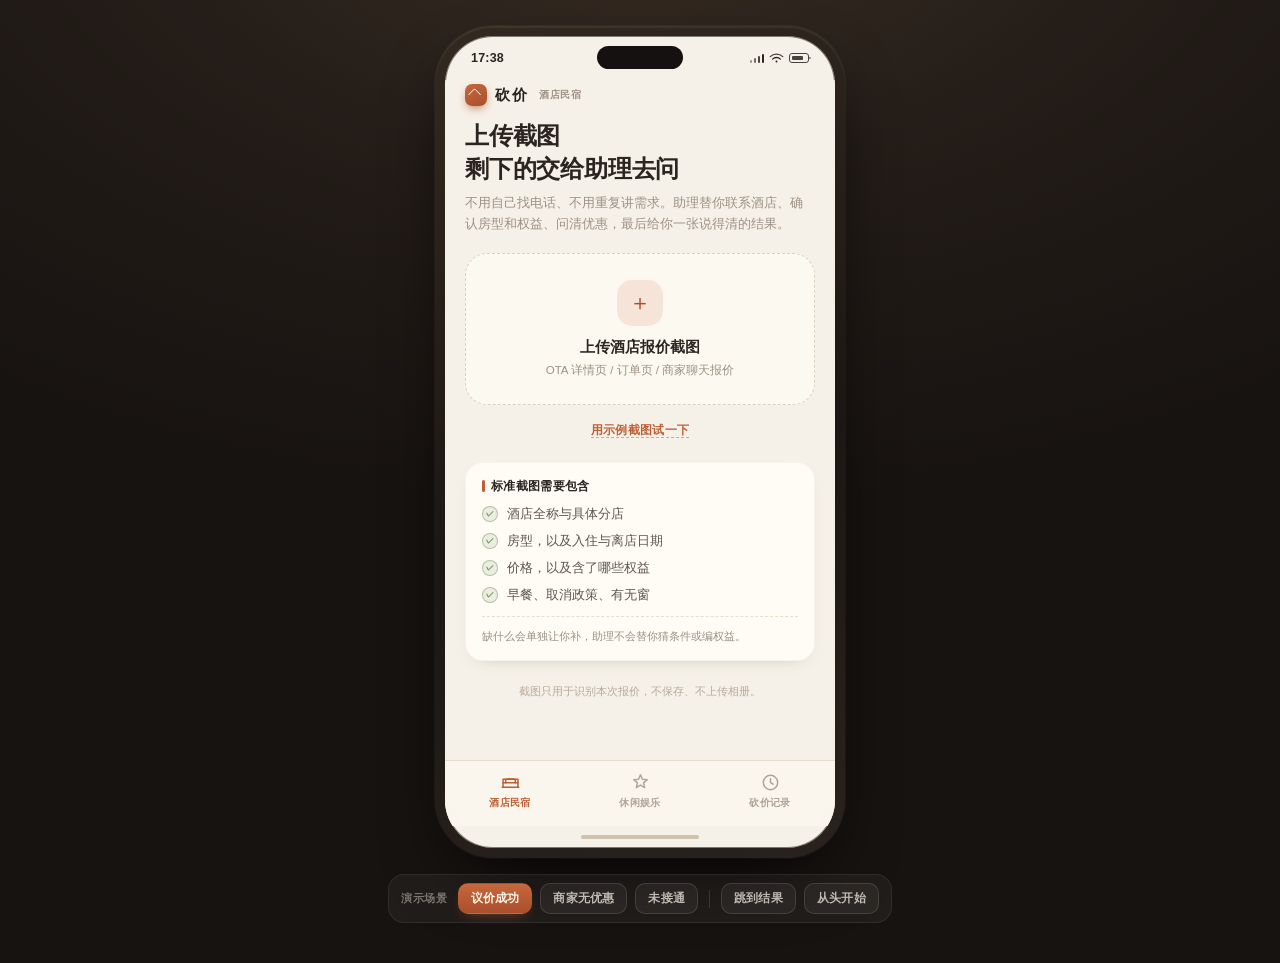
<file: index.html>
<!DOCTYPE html>
<html lang="zh-CN">
<head>
<meta charset="UTF-8" />
<meta name="viewport" content="width=device-width, initial-scale=1.0, viewport-fit=cover" />
<title>砍价 · 到店消费询价</title>
<link rel="stylesheet" href="app.css" />
</head>
<body>

<div class="device">
  <section class="phone">
    <div class="island"></div>

    <div class="statusbar">
      <span id="clock">13:11</span>
      <span class="sb-r">
        <span class="sb-bar"><i></i><i></i><i></i><i></i></span>
        <svg width="15" height="11" viewBox="0 0 15 11" fill="none"><path d="M7.5 9.4a1 1 0 100-2 1 1 0 000 2z" fill="#2B2521"/><path d="M3.6 6.1a5.6 5.6 0 017.8 0" stroke="#2B2521" stroke-width="1.3" stroke-linecap="round"/><path d="M1.2 3.6a9 9 0 0112.6 0" stroke="#2B2521" stroke-width="1.3" stroke-linecap="round" opacity=".85"/></svg>
        <span class="sb-batt"></span>
      </span>
    </div>

    <div class="viewport">

      <!-- ① 首页（按品类渲染） -->
      <div class="screen active" id="s1"><div class="body" id="homeBody"></div></div>

      <!-- ② 确认询价单 -->
      <div class="screen" id="s2">
        <div class="nav">
          <button class="nav-back" data-go="s1" data-dir="-1">‹</button>
          <div class="nav-t">确认询价单</div>
          <div class="nav-r"><b>1</b>/2</div>
        </div>
        <div class="body" id="confirmBody"></div>
        <div class="footer">
          <button class="btn btn-primary" id="btnToNeeds">下一步：确认需求</button>
        </div>
      </div>

      <!-- ③ 确认需求 -->
      <div class="screen" id="s3">
        <div class="nav">
          <button class="nav-back" data-go="s2" data-dir="-1">‹</button>
          <div class="nav-t">确认需求</div>
          <div class="nav-r"><b>2</b>/2</div>
        </div>
        <div class="body" id="needsBody"></div>
        <div class="footer">
          <button class="btn btn-primary" id="btnStart" disabled>开始询价</button>
          <p class="foot-note" id="startNote">填写姓名和手机号后即可开始询价</p>
        </div>
      </div>

      <!-- ④ 沟通进度 -->
      <div class="screen" id="s4">
        <div class="nav">
          <div class="nav-t">询价进行中</div>
          <div class="nav-r" id="progPct">1/5</div>
        </div>
        <div class="body">
          <div class="prog-head">
            <div class="prog-name" id="progName"></div>
            <div class="prog-sub"><span id="progTel"></span>
              <span class="wave" id="liveWave"><i></i><i></i><i></i><i></i><i></i></span>
            </div>
          </div>
          <div class="callbar">
            <div class="callbar-l"><span class="live" id="liveDot"></span><span id="callStatus">正在整理需求…</span></div>
            <div class="callbar-r" id="callMeta">待发起</div>
          </div>
          <div class="steps" id="steps"></div>
          <div class="prog-foot">
            <div class="pf-l"><span class="pf-dot"></span>商家原话会完整保留，可展开任一步查看</div>
            <div class="pf-r">预计 1–2 分钟</div>
          </div>
        </div>
        <div class="footer">
          <div class="fr-row">
            <button class="btn btn-ghost btn-sm" id="btnWait" style="flex:1">等会来看</button>
            <button class="btn btn-primary btn-sm" id="btnNotify" style="flex:1">有结果了通知我</button>
          </div>
          <button class="cancel-link" id="btnCancel">取消询价</button>
        </div>
      </div>

      <!-- ⑤ 结果 -->
      <div class="screen" id="s5">
        <div class="nav">
          <button class="nav-back" data-go="s6" data-dir="1">‹</button>
          <div class="nav-t">询价结果</div>
          <div class="nav-r" id="resTime"></div>
        </div>
        <div class="body" id="resultBody"></div>
        <div class="footer" id="resultFooter"></div>
      </div>

      <!-- ⑥ 砍价记录 -->
      <div class="screen" id="s6"><div class="body" id="recBody"></div></div>

      <!-- 通知条 -->
      <div class="push" id="push">
        <div class="push-ic">砍</div>
        <div class="push-main">
          <div class="push-t">询价有结果了</div>
          <div class="push-s" id="pushS"></div>
        </div>
        <div class="push-go">›</div>
      </div>

      <!-- tab bar -->
      <div class="tabbar" id="tabbar">
        <button class="tab on" data-tab="hotel">
          <svg viewBox="0 0 24 24"><path d="M3.5 18.5v-9h17v9"/><path d="M3.5 13.5h17"/><path d="M6.5 13.5v-3a1.5 1.5 0 011.5-1.5h8a1.5 1.5 0 011.5 1.5v3"/><path d="M2.5 18.5h19"/></svg>
          <span>酒店民宿</span>
        </button>
        <button class="tab" data-tab="leisure">
          <svg viewBox="0 0 24 24"><path d="M12 3.2l2.2 5.1 5.5.5-4.2 3.6 1.3 5.4-4.8-2.9-4.8 2.9 1.3-5.4-4.2-3.6 5.5-.5z"/></svg>
          <span>休闲娱乐</span>
        </button>
        <button class="tab" data-tab="records">
          <svg viewBox="0 0 24 24"><circle cx="12" cy="12" r="8.2"/><path d="M12 7.6V12l3 1.9"/></svg>
          <span>砍价记录</span>
        </button>
      </div>

    </div>
    <div class="homebar"><span></span></div>
  </section>
</div>

<input type="file" id="fileInput" accept="image/*" style="display:none" />

<div class="ctrl">
  <span class="lab">演示场景</span>
  <button data-scn="win" class="on">议价成功</button>
  <button data-scn="none">商家无优惠</button>
  <button data-scn="fail">未接通</button>
  <span class="sep"></span>
  <button id="btnSkip">跳到结果</button>
  <button id="btnReset">从头开始</button>
</div>

<div class="sheet-wrap" id="sheetWrap">
  <div class="sheet">
    <div class="sheet-h">
      <div class="st" id="sheetTitle">沟通记录<small id="sheetSub"></small></div>
      <button class="sheet-x" id="sheetClose">×</button>
    </div>
    <div class="sheet-b" id="sheetBody"></div>
  </div>
</div>

<div class="toast" id="toast"></div>

<script src="app.js"></script>
</body>
</html>
</file>
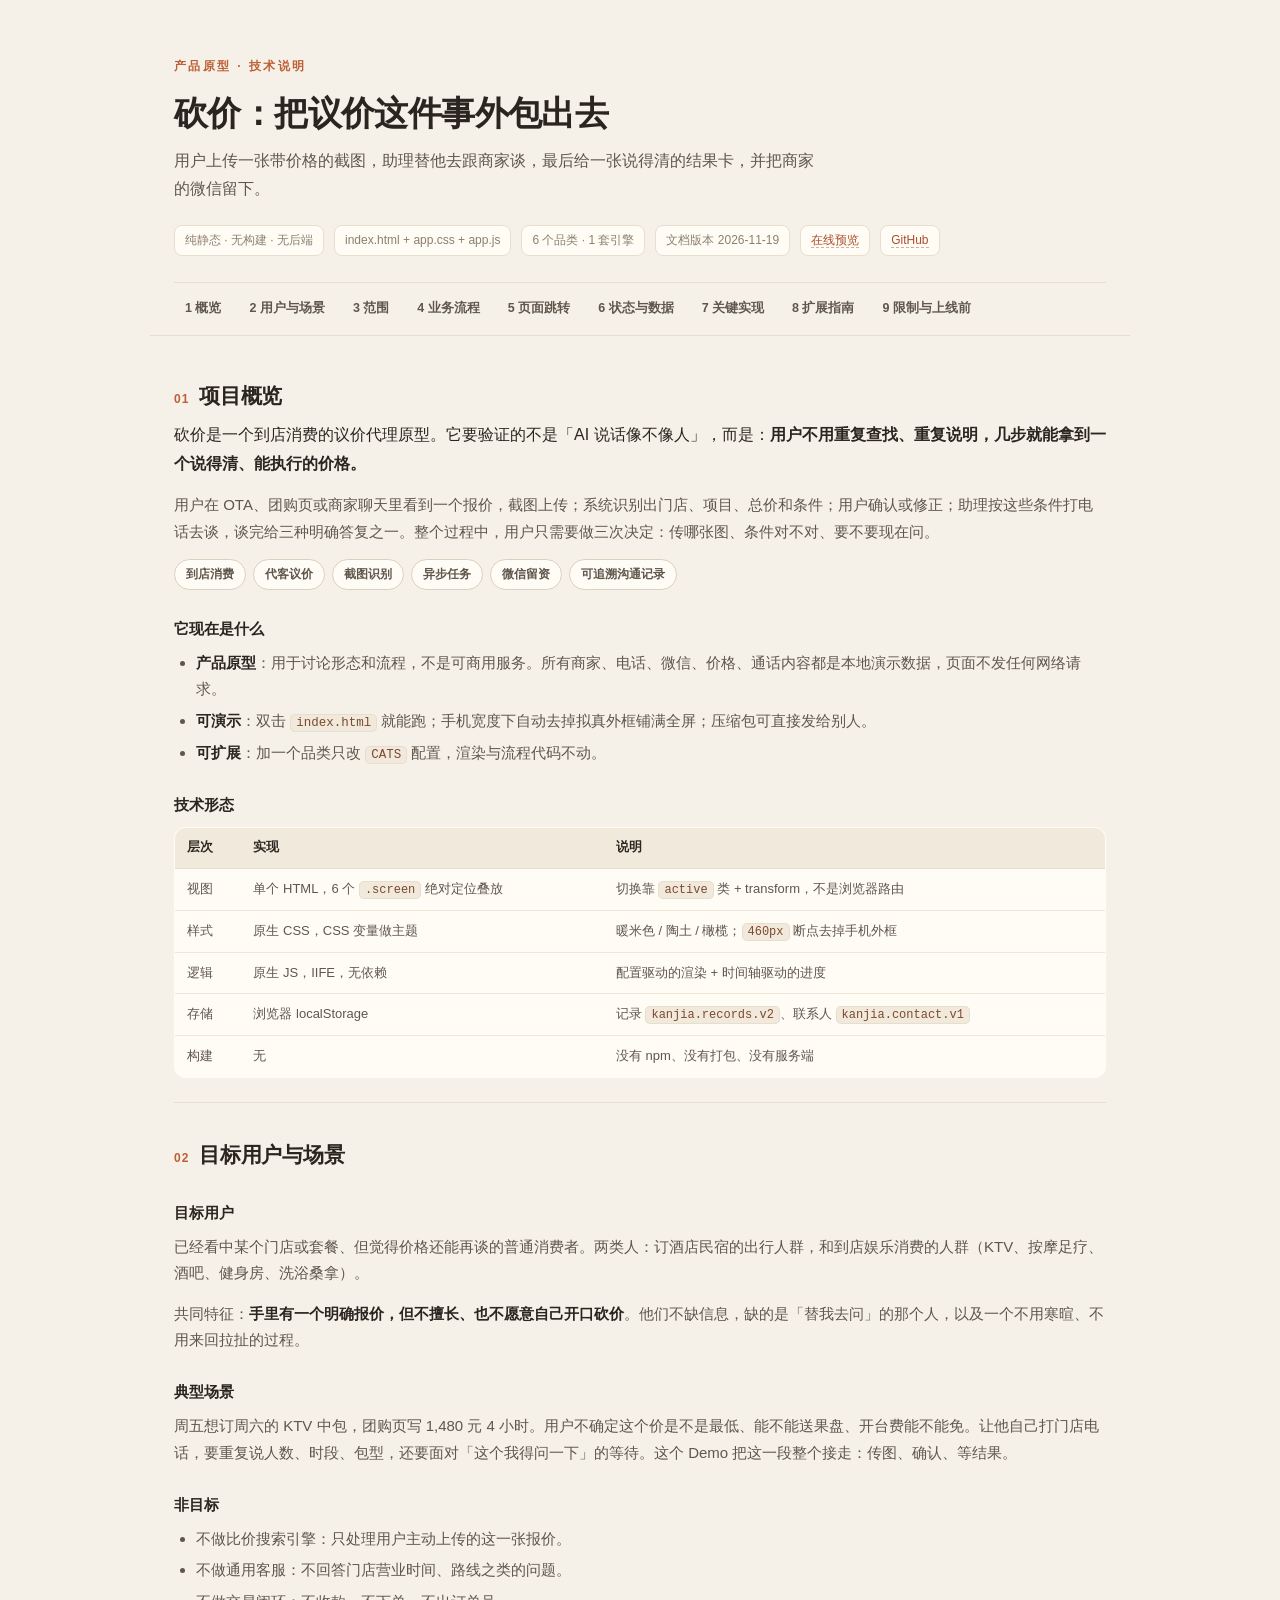
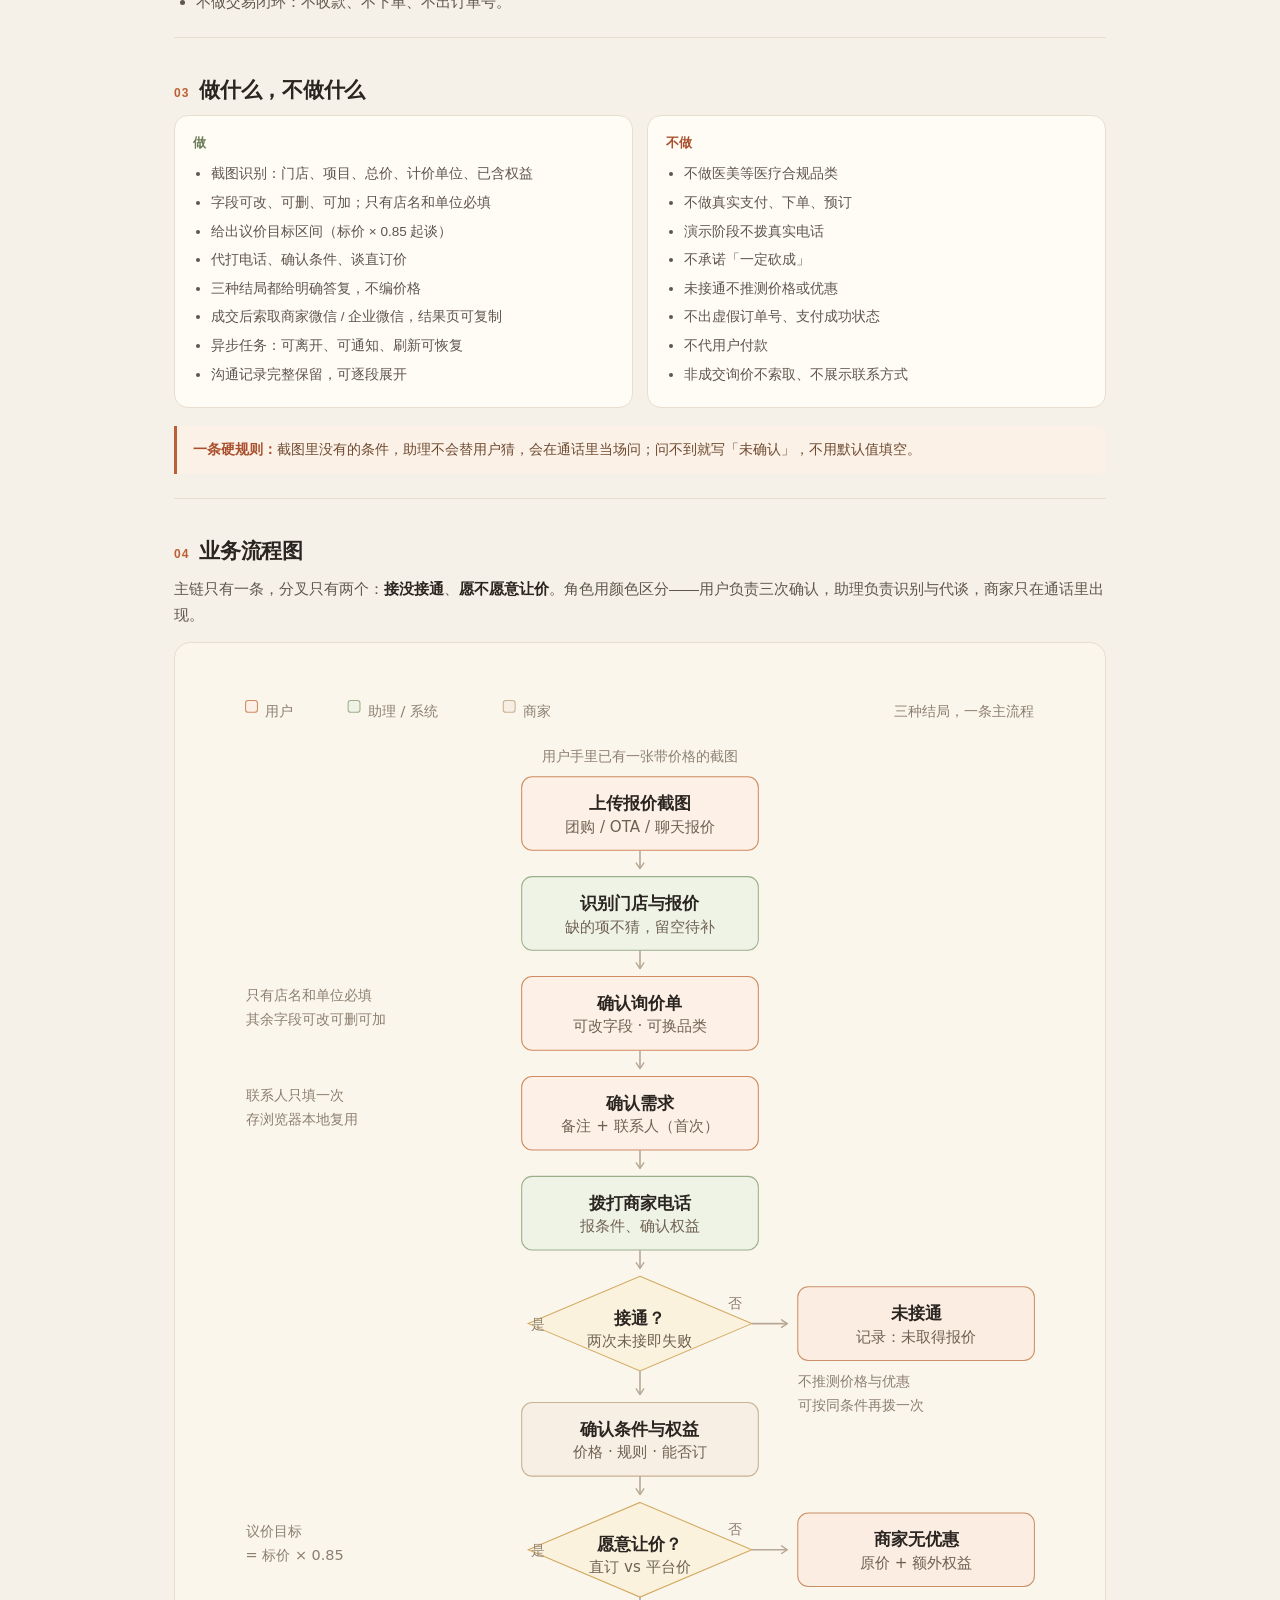
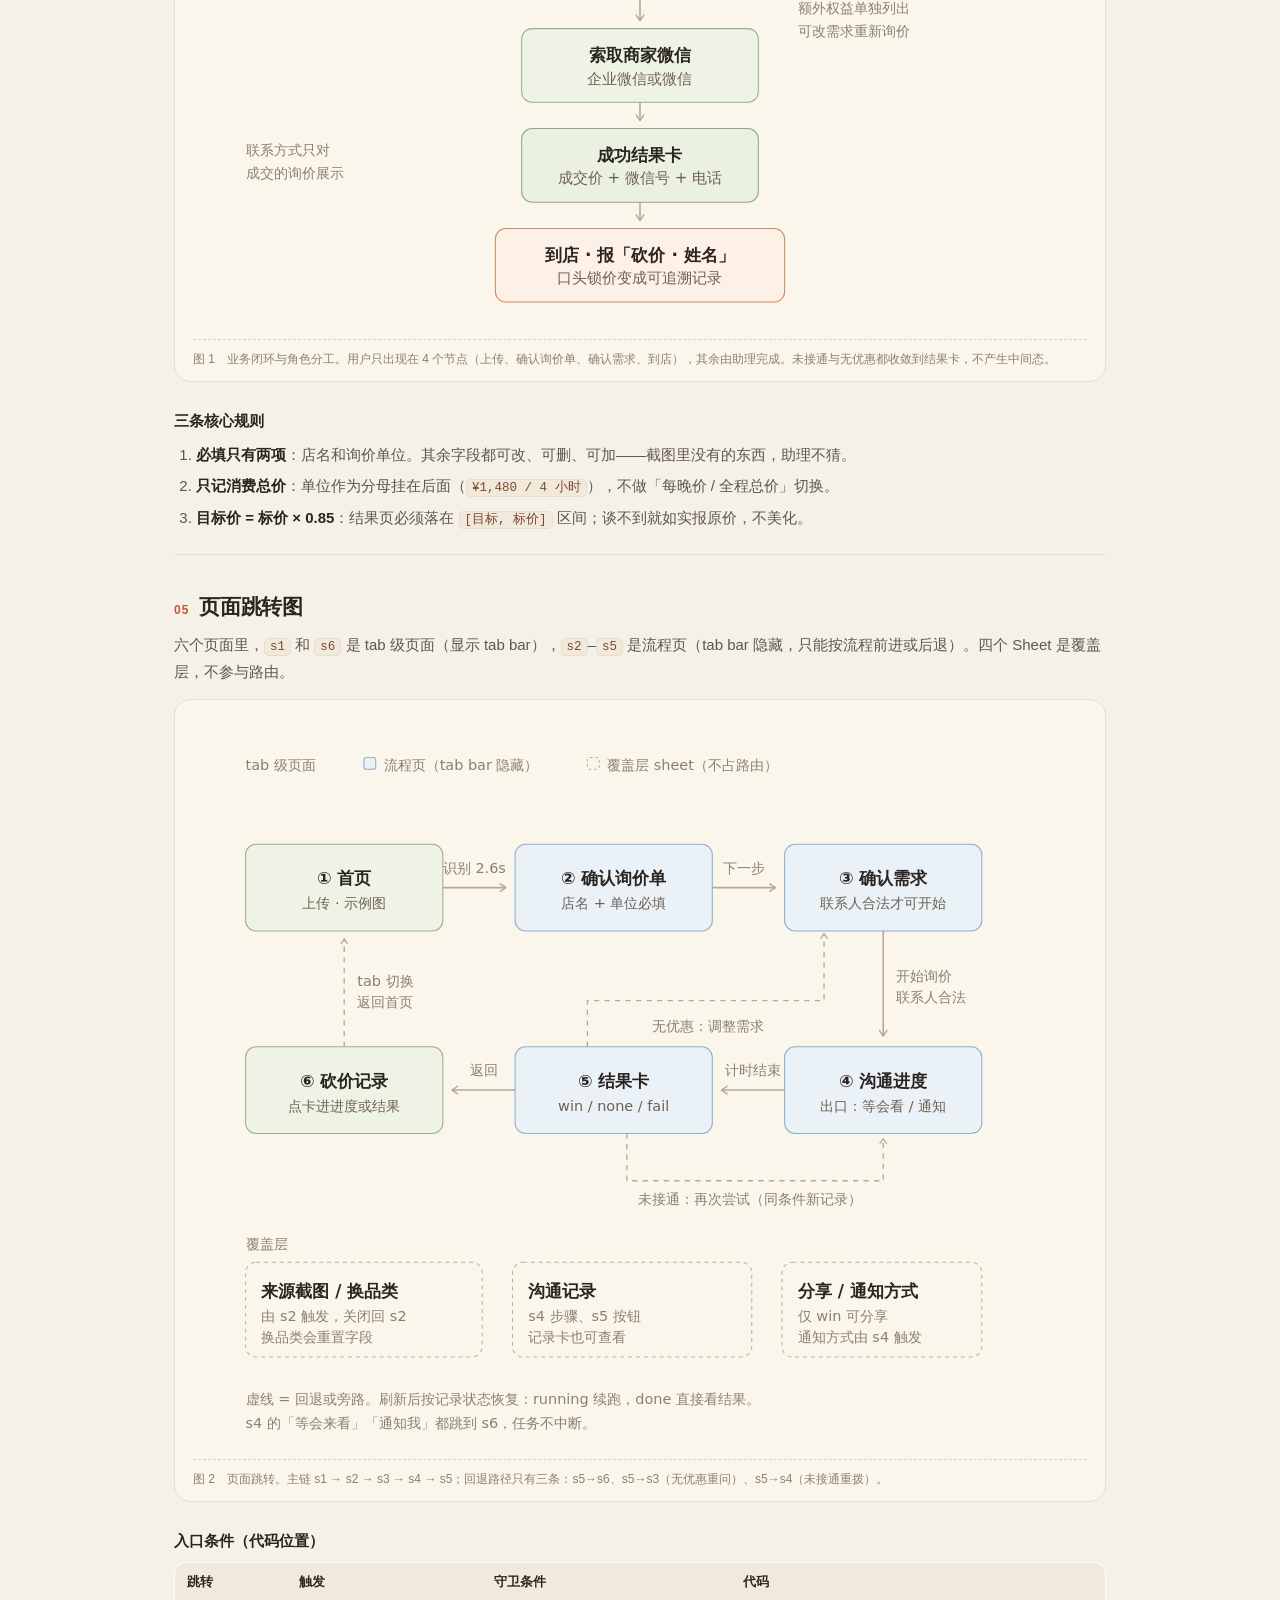
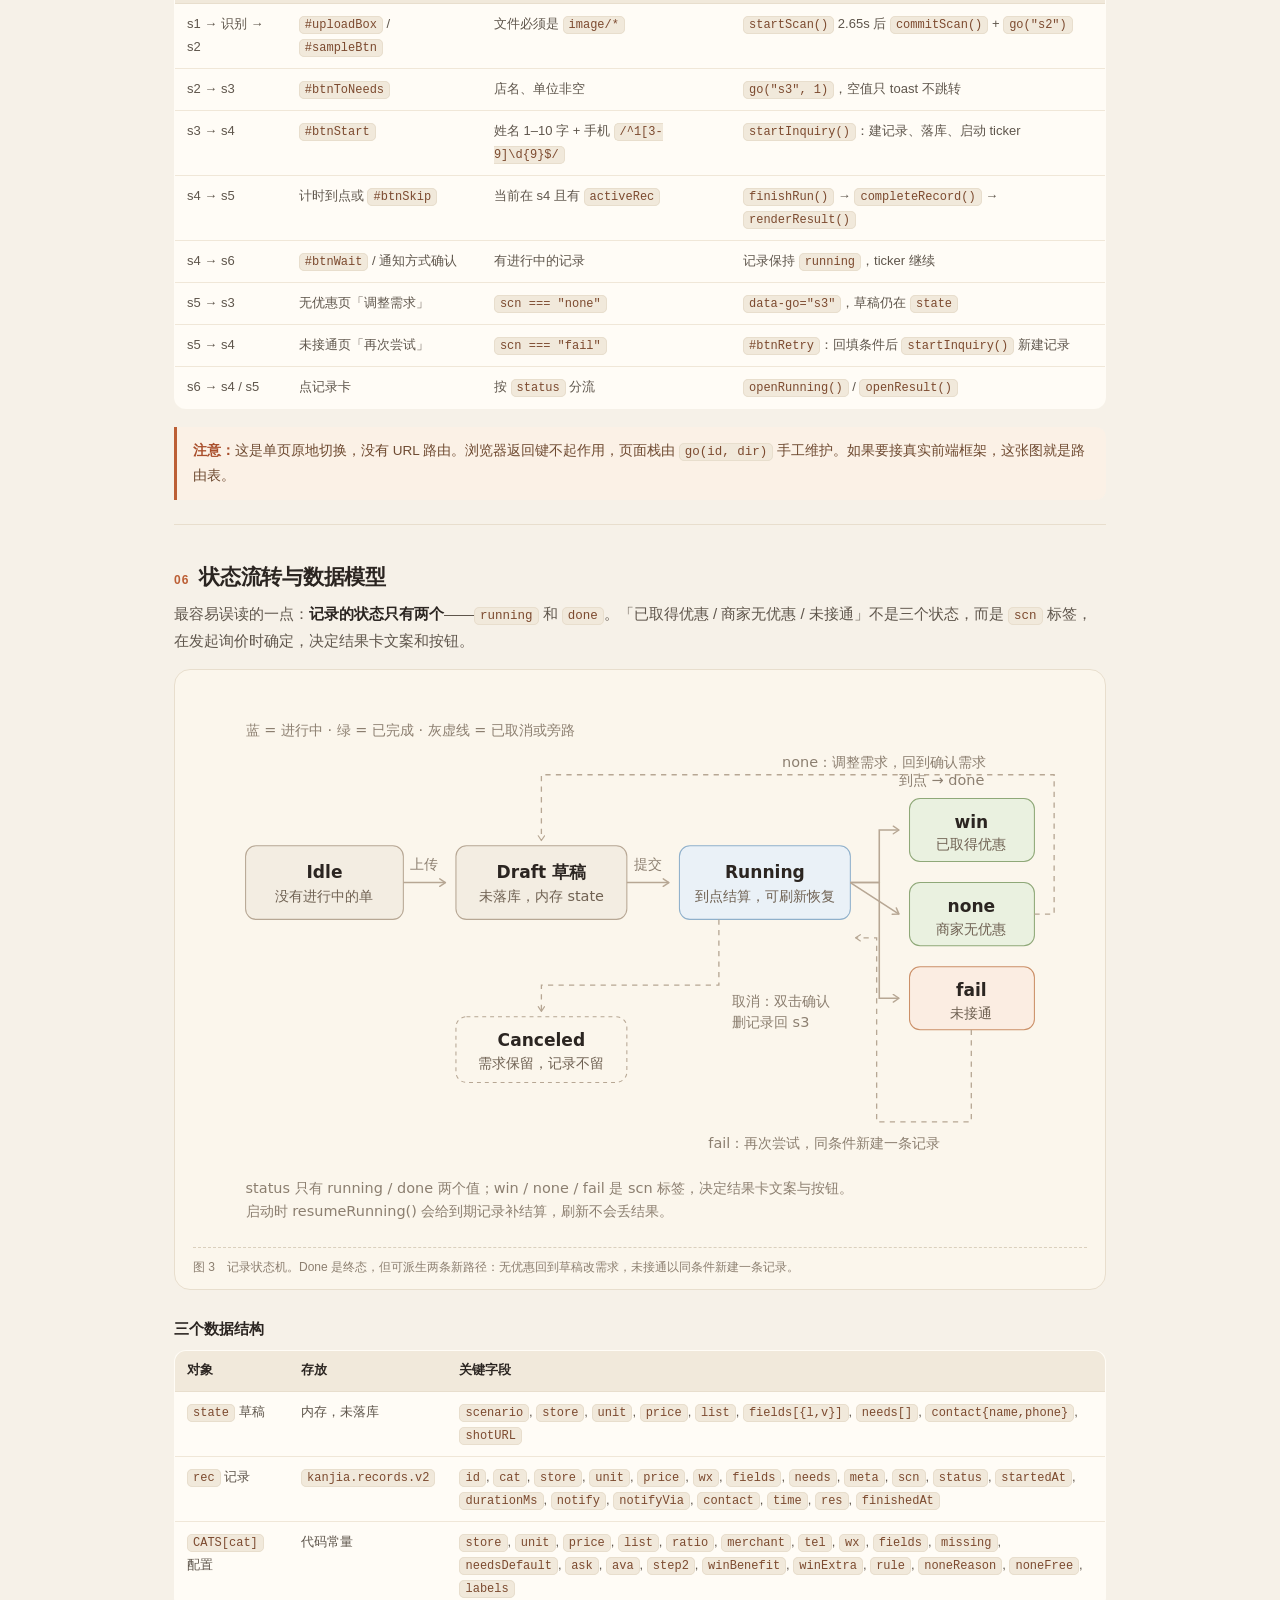
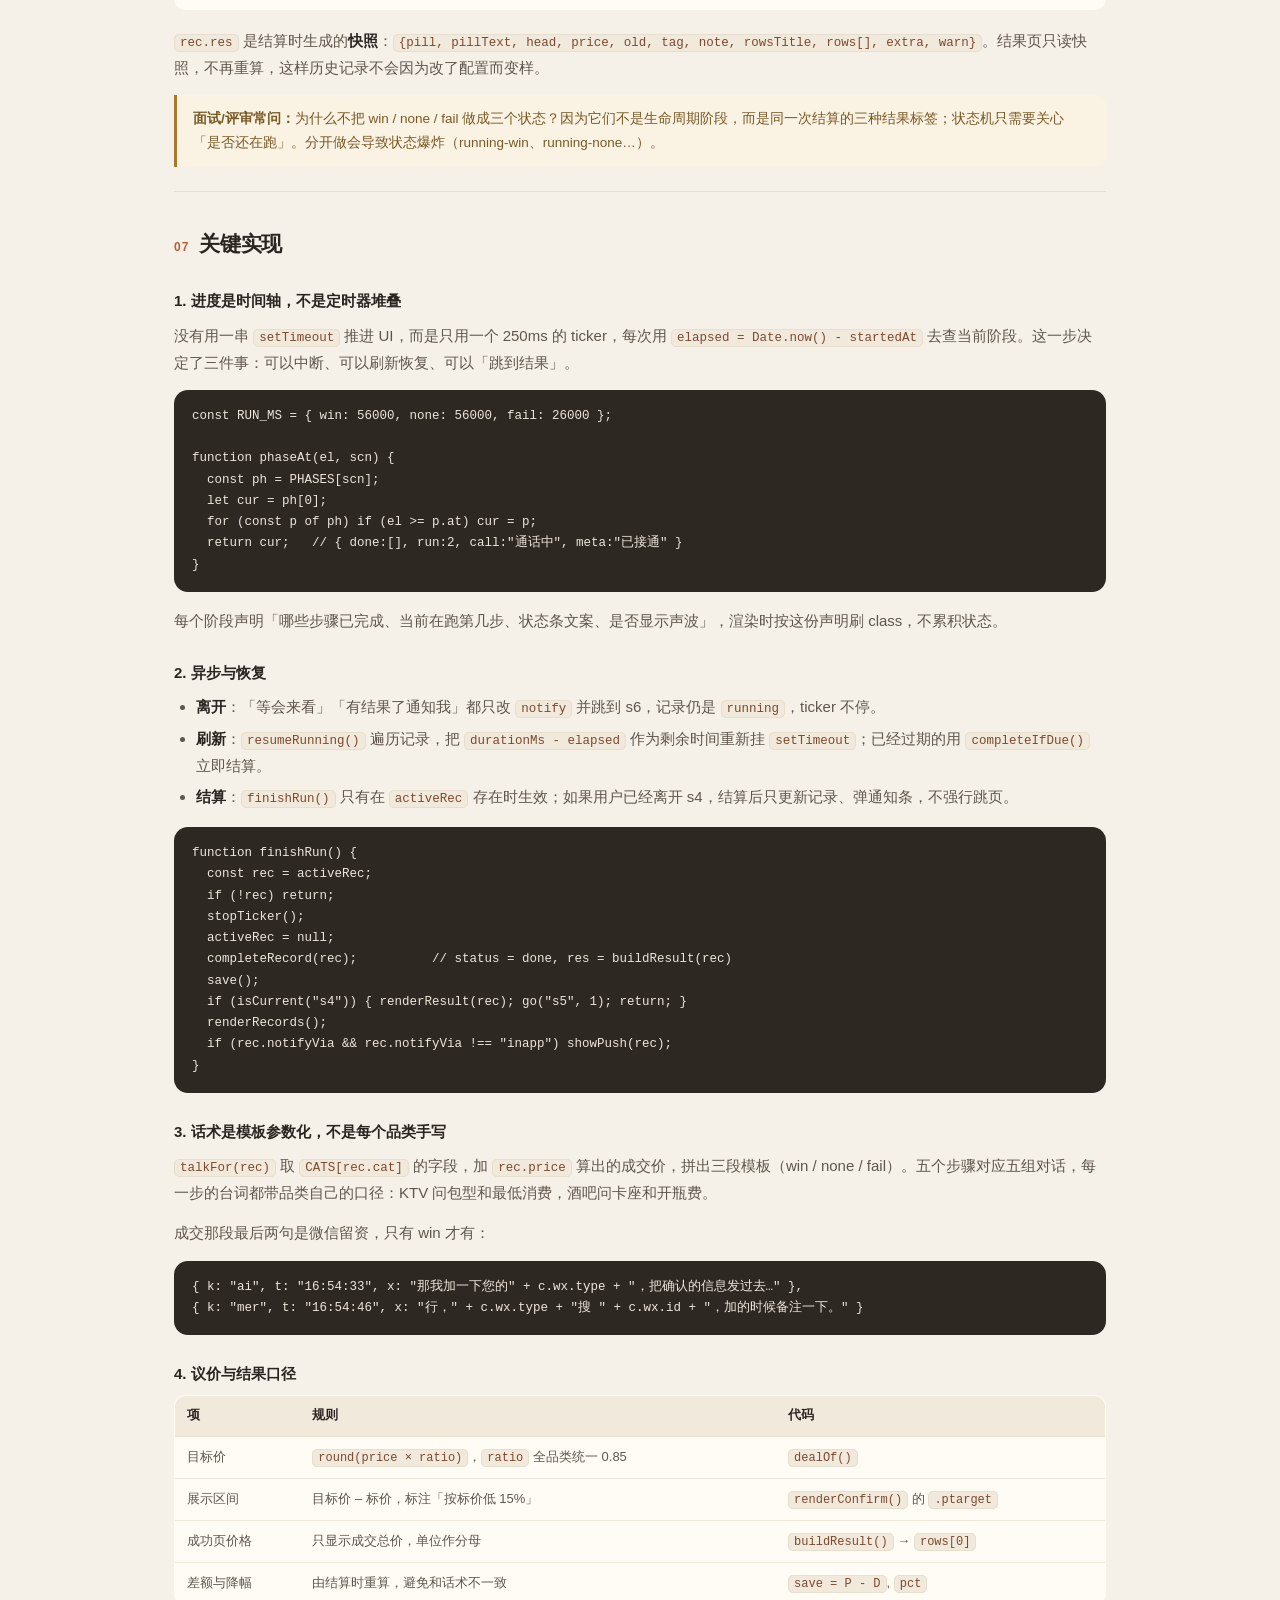
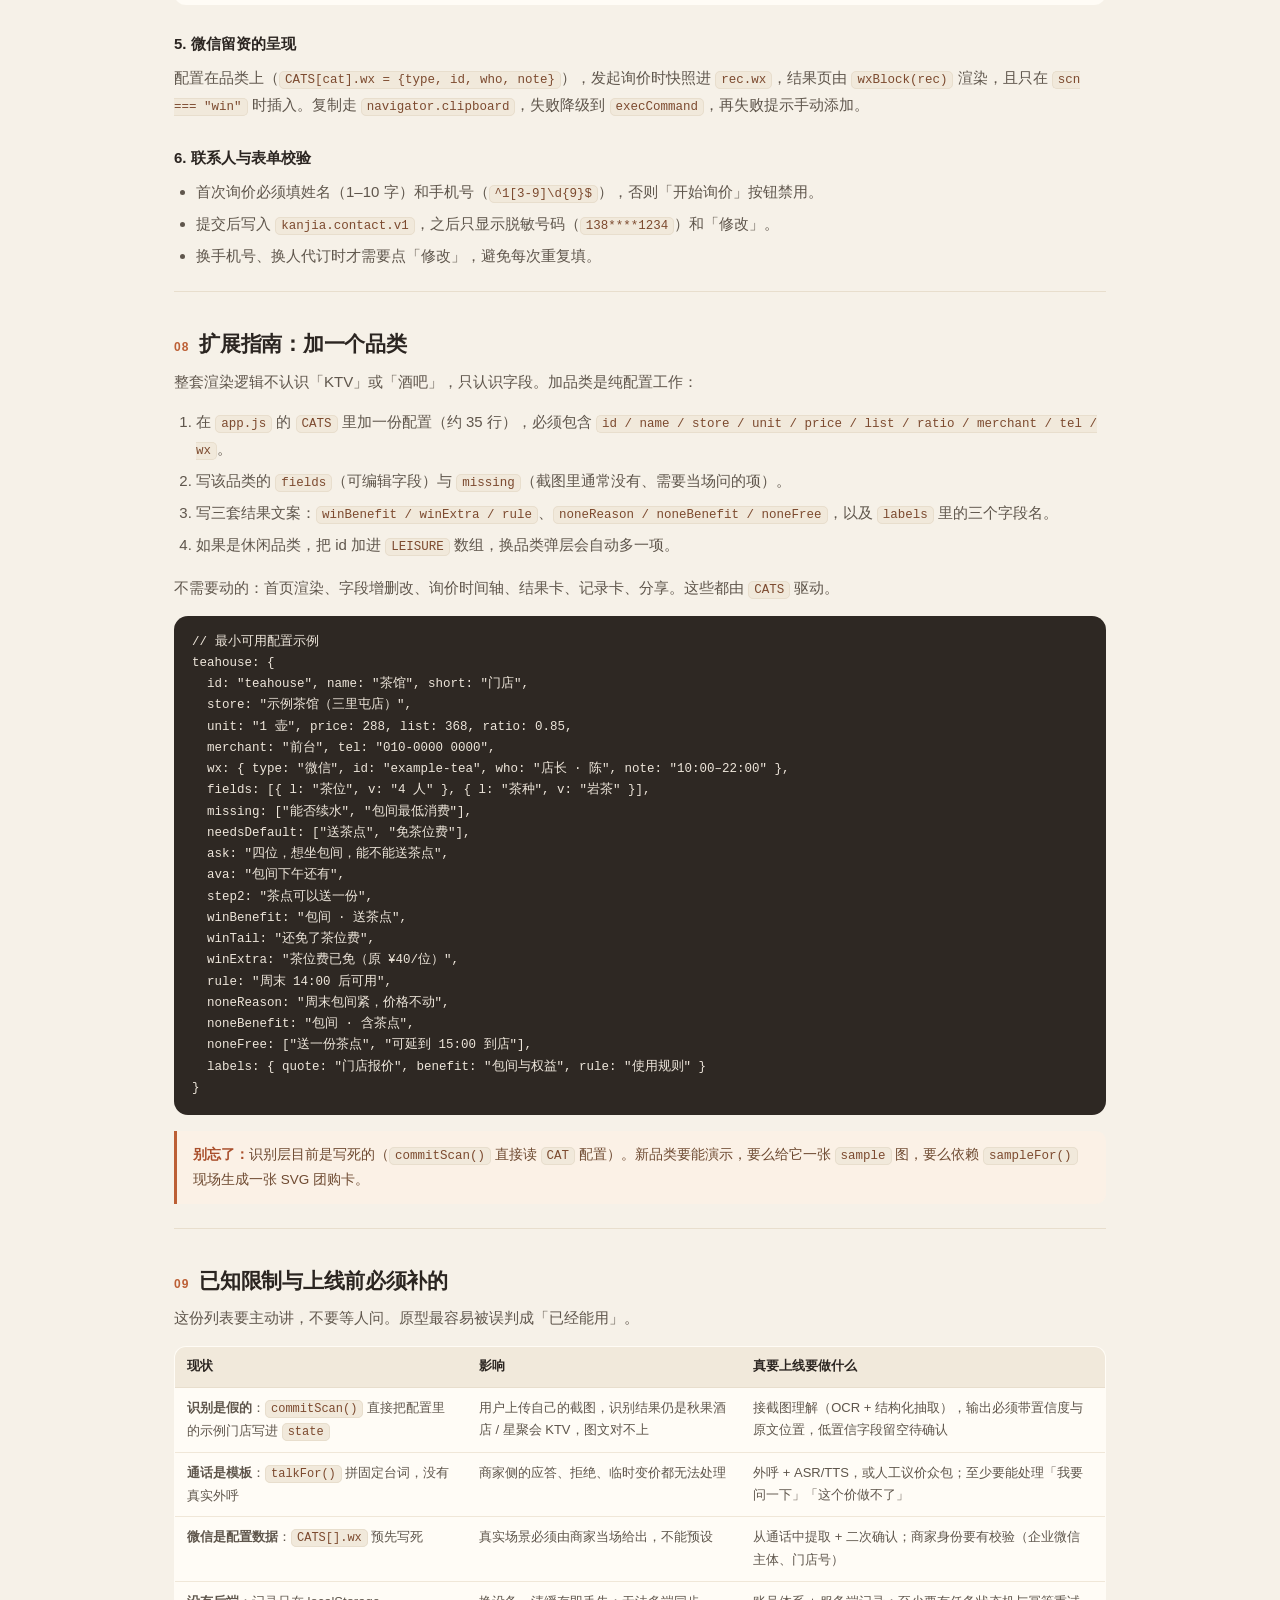
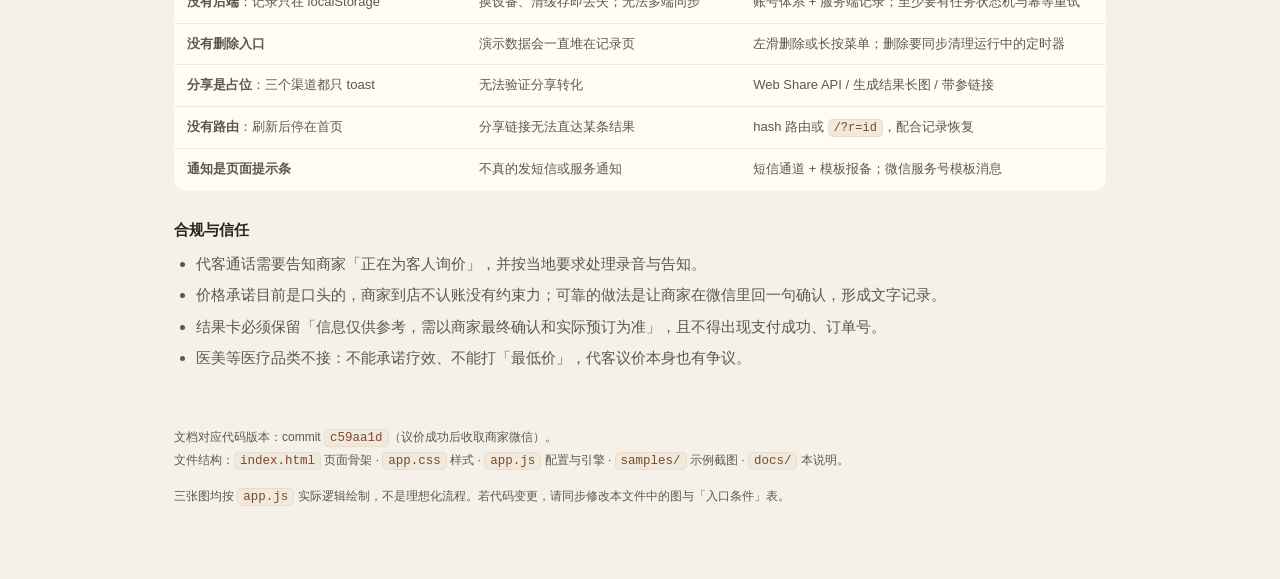
<file: docs/project-guide.html>
<!DOCTYPE html>
<html lang="zh-CN">
<head>
<meta charset="UTF-8" />
<meta name="viewport" content="width=device-width, initial-scale=1.0" />
<title>砍价 · 项目说明与设计图纸</title>
<style>
  :root{
    --bg:#F6F1E8; --paper:#FFFCF6; --ink:#2B2521; --ink2:#5F564C; --muted:#8C7F70;
    --line:#E8DECD; --line2:#DBD0BD; --accent:#BC5F35; --accent2:#A94F2C;
    --olive:#6C7C58; --amber:#A8792F;
  }
  *{box-sizing:border-box}
  body{
    margin:0;background:var(--bg);color:var(--ink);
    font-family:-apple-system,BlinkMacSystemFont,"PingFang SC","Hiragino Sans GB","Microsoft YaHei","Noto Sans SC",sans-serif;
    font-size:15px;line-height:1.75;-webkit-font-smoothing:antialiased;
  }
  .wrap{max-width:980px;margin:0 auto;padding:0 24px 80px}
  header.top{padding:56px 0 26px;border-bottom:1px solid var(--line)}
  .kicker{font-size:12px;font-weight:700;letter-spacing:2.4px;color:var(--accent);margin-bottom:14px}
  h1{font-size:34px;line-height:1.3;font-weight:800;letter-spacing:-.6px;margin:0 0 12px}
  .sub{font-size:16px;color:var(--ink2);margin:0 0 22px;max-width:640px}
  .meta{display:flex;flex-wrap:wrap;gap:8px 10px;font-size:12px;color:var(--muted)}
  .meta span{background:var(--paper);border:1px solid var(--line);border-radius:8px;padding:4px 10px}
  .meta a{color:var(--accent2);text-decoration:none;border-bottom:1px dashed rgba(169,79,44,.45)}
  nav.toc{position:sticky;top:0;z-index:20;background:rgba(246,241,232,.94);backdrop-filter:blur(8px);
    border-bottom:1px solid var(--line);margin:0 -24px 8px;padding:10px 24px;display:flex;gap:6px;overflow-x:auto}
  nav.toc a{flex:0 0 auto;font-size:12.5px;font-weight:600;color:var(--ink2);text-decoration:none;
    padding:5px 11px;border-radius:8px;white-space:nowrap}
  nav.toc a:hover{background:var(--paper);color:var(--accent2)}
  section{padding:34px 0 6px;border-bottom:1px solid var(--line)}
  section:last-of-type{border-bottom:0}
  h2{font-size:21px;font-weight:800;letter-spacing:-.3px;margin:0 0 6px;display:flex;align-items:baseline;gap:10px}
  h2 em{font-style:normal;font-size:12px;font-weight:700;color:var(--accent);letter-spacing:1px}
  h3{font-size:15px;font-weight:750;margin:26px 0 8px}
  p{margin:0 0 14px;color:var(--ink2)}
  p.lead{font-size:16px;color:var(--ink);line-height:1.8}
  strong{color:var(--ink);font-weight:700}
  code{font-family:ui-monospace,SFMono-Regular,Menlo,Consolas,monospace;font-size:12.5px;
    background:#F1E9DB;border:1px solid var(--line);border-radius:5px;padding:1px 5px;color:#7C4A2F}
  pre{background:#2E2823;color:#EDE5DA;border-radius:14px;padding:16px 18px;overflow-x:auto;
    font-size:12.5px;line-height:1.7;margin:0 0 16px}
  pre code{background:none;border:0;color:inherit;padding:0;font-size:inherit}
  ul,ol{margin:0 0 16px;padding-left:22px;color:var(--ink2)}
  li{margin:5px 0}
  li b{color:var(--ink)}
  .grid2{display:grid;grid-template-columns:1fr 1fr;gap:14px;margin:0 0 18px}
  .box{background:var(--paper);border:1px solid var(--line);border-radius:14px;padding:16px 18px}
  .box h4{margin:0 0 8px;font-size:13px;font-weight:750;letter-spacing:.3px}
  .box.do h4{color:var(--olive)}
  .box.dont h4{color:var(--accent2)}
  .box ul{margin:0;padding-left:18px;font-size:13.5px}
  table{width:100%;border-collapse:collapse;font-size:13px;margin:0 0 18px;background:var(--paper);
    border:1px solid var(--line);border-radius:12px;overflow:hidden}
  th{background:#F1E9DB;text-align:left;font-weight:700;color:var(--ink);padding:9px 12px;
    border-bottom:1px solid var(--line);white-space:nowrap;font-size:12.5px}
  td{padding:9px 12px;border-bottom:1px solid #F0E7D8;color:var(--ink2);vertical-align:top}
  tr:last-child td{border-bottom:0}
  td code{font-size:12px}
  figure{margin:10px 0 22px;background:#FBF6EC;border:1px solid var(--line);border-radius:16px;
    padding:18px 18px 12px;overflow-x:auto}
  figure svg{display:block;min-width:620px;width:100%;height:auto}
  figcaption{font-size:12px;color:var(--muted);margin-top:10px;padding-top:10px;border-top:1px dashed var(--line2);
    line-height:1.6}
  .note{border-left:3px solid var(--accent);background:#FBF1E6;border-radius:0 10px 10px 0;
    padding:12px 16px;margin:0 0 18px;font-size:13.5px;color:#6E4A31}
  .note b{color:var(--accent2)}
  .warnbox{border-left:3px solid var(--amber);background:#FAF2E2;border-radius:0 10px 10px 0;
    padding:12px 16px;margin:0 0 18px;font-size:13.5px;color:#7A5A26}
  .kw{display:flex;flex-wrap:wrap;gap:7px;margin:0 0 18px}
  .kw span{font-size:12px;background:var(--paper);border:1px solid var(--line2);border-radius:20px;
    padding:4px 11px;color:var(--ink2);font-weight:600}
  footer{padding:34px 0 0;font-size:12px;color:var(--muted);line-height:1.8}
  @media (max-width:720px){
    h1{font-size:27px}
    .grid2{grid-template-columns:1fr}
    .wrap{padding:0 16px 60px}
    nav.toc{margin:0 -16px 8px;padding:10px 16px}
  }
  @media print{
    body{background:#fff;font-size:12px}
    nav.toc{display:none}
    section{page-break-inside:avoid}
    figure{page-break-inside:avoid;background:#fff}
  }
</style>
</head>
<body>
<div class="wrap">

<header class="top">
  <div class="kicker">产品原型 · 技术说明</div>
  <h1>砍价：把议价这件事外包出去</h1>
  <p class="sub">用户上传一张带价格的截图，助理替他去跟商家谈，最后给一张说得清的结果卡，并把商家的微信留下。</p>
  <div class="meta">
    <span>纯静态 · 无构建 · 无后端</span>
    <span>index.html + app.css + app.js</span>
    <span>6 个品类 · 1 套引擎</span>
    <span>文档版本 2026-11-19</span>
    <span><a href="https://honjia.github.io/hotel-inquiry/">在线预览</a></span>
    <span><a href="https://github.com/honjia/hotel-inquiry">GitHub</a></span>
  </div>
</header>

<nav class="toc">
  <a href="#overview">1 概览</a>
  <a href="#users">2 用户与场景</a>
  <a href="#scope">3 范围</a>
  <a href="#flow">4 业务流程</a>
  <a href="#pages">5 页面跳转</a>
  <a href="#state">6 状态与数据</a>
  <a href="#impl">7 关键实现</a>
  <a href="#extend">8 扩展指南</a>
  <a href="#limits">9 限制与上线前</a>
</nav>

<section id="overview">
  <h2><em>01</em>项目概览</h2>
  <p class="lead">砍价是一个到店消费的议价代理原型。它要验证的不是「AI 说话像不像人」，而是：<strong>用户不用重复查找、重复说明，几步就能拿到一个说得清、能执行的价格。</strong></p>
  <p>用户在 OTA、团购页或商家聊天里看到一个报价，截图上传；系统识别出门店、项目、总价和条件；用户确认或修正；助理按这些条件打电话去谈，谈完给三种明确答复之一。整个过程中，用户只需要做三次决定：传哪张图、条件对不对、要不要现在问。</p>
  <div class="kw">
    <span>到店消费</span><span>代客议价</span><span>截图识别</span><span>异步任务</span>
    <span>微信留资</span><span>可追溯沟通记录</span>
  </div>
  <h3>它现在是什么</h3>
  <ul>
    <li><b>产品原型</b>：用于讨论形态和流程，不是可商用服务。所有商家、电话、微信、价格、通话内容都是本地演示数据，页面不发任何网络请求。</li>
    <li><b>可演示</b>：双击 <code>index.html</code> 就能跑；手机宽度下自动去掉拟真外框铺满全屏；压缩包可直接发给别人。</li>
    <li><b>可扩展</b>：加一个品类只改 <code>CATS</code> 配置，渲染与流程代码不动。</li>
  </ul>
  <h3>技术形态</h3>
  <table>
    <thead><tr><th>层次</th><th>实现</th><th>说明</th></tr></thead>
    <tbody>
      <tr><td>视图</td><td>单个 HTML，6 个 <code>.screen</code> 绝对定位叠放</td><td>切换靠 <code>active</code> 类 + transform，不是浏览器路由</td></tr>
      <tr><td>样式</td><td>原生 CSS，CSS 变量做主题</td><td>暖米色 / 陶土 / 橄榄；<code>460px</code> 断点去掉手机外框</td></tr>
      <tr><td>逻辑</td><td>原生 JS，IIFE，无依赖</td><td>配置驱动的渲染 + 时间轴驱动的进度</td></tr>
      <tr><td>存储</td><td>浏览器 localStorage</td><td>记录 <code>kanjia.records.v2</code>、联系人 <code>kanjia.contact.v1</code></td></tr>
      <tr><td>构建</td><td>无</td><td>没有 npm、没有打包、没有服务端</td></tr>
    </tbody>
  </table>
</section>

<section id="users">
  <h2><em>02</em>目标用户与场景</h2>
  <h3>目标用户</h3>
  <p>已经看中某个门店或套餐、但觉得价格还能再谈的普通消费者。两类人：订酒店民宿的出行人群，和到店娱乐消费的人群（KTV、按摩足疗、酒吧、健身房、洗浴桑拿）。</p>
  <p>共同特征：<strong>手里有一个明确报价，但不擅长、也不愿意自己开口砍价</strong>。他们不缺信息，缺的是「替我去问」的那个人，以及一个不用寒暄、不用来回拉扯的过程。</p>
  <h3>典型场景</h3>
  <p>周五想订周六的 KTV 中包，团购页写 1,480 元 4 小时。用户不确定这个价是不是最低、能不能送果盘、开台费能不能免。让他自己打门店电话，要重复说人数、时段、包型，还要面对「这个我得问一下」的等待。这个 Demo 把这一段整个接走：传图、确认、等结果。</p>
  <h3>非目标</h3>
  <ul>
    <li>不做比价搜索引擎：只处理用户主动上传的这一张报价。</li>
    <li>不做通用客服：不回答门店营业时间、路线之类的问题。</li>
    <li>不做交易闭环：不收款、不下单、不出订单号。</li>
  </ul>
</section>

<section id="scope">
  <h2><em>03</em>做什么，不做什么</h2>
  <div class="grid2">
    <div class="box do">
      <h4>做</h4>
      <ul>
        <li>截图识别：门店、项目、总价、计价单位、已含权益</li>
        <li>字段可改、可删、可加；只有店名和单位必填</li>
        <li>给出议价目标区间（标价 × 0.85 起谈）</li>
        <li>代打电话、确认条件、谈直订价</li>
        <li>三种结局都给明确答复，不编价格</li>
        <li>成交后索取商家微信 / 企业微信，结果页可复制</li>
        <li>异步任务：可离开、可通知、刷新可恢复</li>
        <li>沟通记录完整保留，可逐段展开</li>
      </ul>
    </div>
    <div class="box dont">
      <h4>不做</h4>
      <ul>
        <li>不做医美等医疗合规品类</li>
        <li>不做真实支付、下单、预订</li>
        <li>演示阶段不拨真实电话</li>
        <li>不承诺「一定砍成」</li>
        <li>未接通不推测价格或优惠</li>
        <li>不出虚假订单号、支付成功状态</li>
        <li>不代用户付款</li>
        <li>非成交询价不索取、不展示联系方式</li>
      </ul>
    </div>
  </div>
  <div class="note"><b>一条硬规则：</b>截图里没有的条件，助理不会替用户猜，会在通话里当场问；问不到就写「未确认」，不用默认值填空。</div>
</section>

<section id="flow">
  <h2><em>04</em>业务流程图</h2>
  <p>主链只有一条，分叉只有两个：<strong>接没接通</strong>、<strong>愿不愿意让价</strong>。角色用颜色区分——用户负责三次确认，助理负责识别与代谈，商家只在通话里出现。</p>
  <figure>
    <svg viewBox="0 0 680 964" width="100%" role="img" xmlns="http://www.w3.org/2000/svg">
      <title>砍价业务流程与角色分工</title>
      <desc>用户上传截图，系统识别字段，用户确认询价单与需求，助理代打电话议价，按接通与让价分成三种结局。</desc>
      <defs>
        <marker id="f1" viewBox="0 0 10 10" refX="8" refY="5" markerWidth="6" markerHeight="6" orient="auto-start-reverse">
          <path d="M2 1L8 5L2 9" fill="none" stroke="#B7A794" stroke-width="1.5" stroke-linecap="round" stroke-linejoin="round"/>
        </marker>
      </defs>
      <style>
        .fn{font-family:system-ui,-apple-system,"PingFang SC","Microsoft YaHei",sans-serif;font-size:13px;font-weight:600;fill:#2B2521}
        .fs{font-family:system-ui,-apple-system,"PingFang SC","Microsoft YaHei",sans-serif;font-size:11.5px;font-weight:400;fill:#6F6152}
        .fk{font-family:system-ui,-apple-system,"PingFang SC","Microsoft YaHei",sans-serif;font-size:11px;font-weight:400;fill:#8C7F70}
        .fe{stroke:#B7A794;stroke-width:1.2;fill:none;marker-end:url(#f1)}
      </style>
      <rect x="40" y="30" width="9" height="9" rx="2" fill="#FDF0E6" stroke="#D08B62" stroke-width="0.8"/>
      <text class="fk" x="55" y="38" dominant-baseline="central">用户</text>
      <rect x="118" y="30" width="9" height="9" rx="2" fill="#EFF3E6" stroke="#9CAF8B" stroke-width="0.8"/>
      <text class="fk" x="133" y="38" dominant-baseline="central">助理 / 系统</text>
      <rect x="236" y="30" width="9" height="9" rx="2" fill="#F7EFE4" stroke="#C9B294" stroke-width="0.8"/>
      <text class="fk" x="251" y="38" dominant-baseline="central">商家</text>
      <text class="fk" x="640" y="38" text-anchor="end" dominant-baseline="central">三种结局，一条主流程</text>
      <text class="fk" x="340" y="72" text-anchor="middle" dominant-baseline="central">用户手里已有一张带价格的截图</text>
      <rect x="250" y="88" width="180" height="56" rx="8" fill="#FDF0E6" stroke="#D08B62" stroke-width="0.8"/>
      <text class="fn" x="340" y="108" text-anchor="middle" dominant-baseline="central">上传报价截图</text>
      <text class="fs" x="340" y="126" text-anchor="middle" dominant-baseline="central">团购 / OTA / 聊天报价</text>
      <path class="fe" d="M340 144 L340 158"/>
      <rect x="250" y="164" width="180" height="56" rx="8" fill="#EFF3E6" stroke="#9CAF8B" stroke-width="0.8"/>
      <text class="fn" x="340" y="184" text-anchor="middle" dominant-baseline="central">识别门店与报价</text>
      <text class="fs" x="340" y="202" text-anchor="middle" dominant-baseline="central">缺的项不猜，留空待补</text>
      <path class="fe" d="M340 220 L340 234"/>
      <rect x="250" y="240" width="180" height="56" rx="8" fill="#FDF0E6" stroke="#D08B62" stroke-width="0.8"/>
      <text class="fn" x="340" y="260" text-anchor="middle" dominant-baseline="central">确认询价单</text>
      <text class="fs" x="340" y="278" text-anchor="middle" dominant-baseline="central">可改字段 · 可换品类</text>
      <text class="fk" x="40" y="254" dominant-baseline="central">只有店名和单位必填</text>
      <text class="fk" x="40" y="272" dominant-baseline="central">其余字段可改可删可加</text>
      <path class="fe" d="M340 296 L340 310"/>
      <rect x="250" y="316" width="180" height="56" rx="8" fill="#FDF0E6" stroke="#D08B62" stroke-width="0.8"/>
      <text class="fn" x="340" y="336" text-anchor="middle" dominant-baseline="central">确认需求</text>
      <text class="fs" x="340" y="354" text-anchor="middle" dominant-baseline="central">备注 + 联系人（首次）</text>
      <text class="fk" x="40" y="330" dominant-baseline="central">联系人只填一次</text>
      <text class="fk" x="40" y="348" dominant-baseline="central">存浏览器本地复用</text>
      <path class="fe" d="M340 372 L340 386"/>
      <rect x="250" y="392" width="180" height="56" rx="8" fill="#EFF3E6" stroke="#9CAF8B" stroke-width="0.8"/>
      <text class="fn" x="340" y="412" text-anchor="middle" dominant-baseline="central">拨打商家电话</text>
      <text class="fs" x="340" y="430" text-anchor="middle" dominant-baseline="central">报条件、确认权益</text>
      <path class="fe" d="M340 448 L340 462"/>
      <path d="M340 468 L425 504 L340 540 L255 504 Z" fill="#FBF2DE" stroke="#D3A960" stroke-width="0.8"/>
      <text class="fn" x="340" y="500" text-anchor="middle" dominant-baseline="central">接通？</text>
      <text class="fs" x="340" y="517" text-anchor="middle" dominant-baseline="central">两次未接即失败</text>
      <text class="fk" x="268" y="504" text-anchor="end" dominant-baseline="central">是</text>
      <text class="fk" x="412" y="488" text-anchor="middle" dominant-baseline="central">否</text>
      <path class="fe" d="M425 504 L452 504"/>
      <rect x="460" y="476" width="180" height="56" rx="8" fill="#FBEDE2" stroke="#CB9068" stroke-width="0.8"/>
      <text class="fn" x="550" y="496" text-anchor="middle" dominant-baseline="central">未接通</text>
      <text class="fs" x="550" y="514" text-anchor="middle" dominant-baseline="central">记录：未取得报价</text>
      <text class="fk" x="460" y="548" dominant-baseline="central">不推测价格与优惠</text>
      <text class="fk" x="460" y="566" dominant-baseline="central">可按同条件再拨一次</text>
      <path class="fe" d="M340 540 L340 558"/>
      <rect x="250" y="564" width="180" height="56" rx="8" fill="#F7EFE4" stroke="#C9B294" stroke-width="0.8"/>
      <text class="fn" x="340" y="584" text-anchor="middle" dominant-baseline="central">确认条件与权益</text>
      <text class="fs" x="340" y="602" text-anchor="middle" dominant-baseline="central">价格 · 规则 · 能否订</text>
      <path class="fe" d="M340 620 L340 634"/>
      <path d="M340 640 L425 676 L340 712 L255 676 Z" fill="#FBF2DE" stroke="#D3A960" stroke-width="0.8"/>
      <text class="fn" x="340" y="672" text-anchor="middle" dominant-baseline="central">愿意让价？</text>
      <text class="fs" x="340" y="689" text-anchor="middle" dominant-baseline="central">直订 vs 平台价</text>
      <text class="fk" x="268" y="676" text-anchor="end" dominant-baseline="central">是</text>
      <text class="fk" x="412" y="660" text-anchor="middle" dominant-baseline="central">否</text>
      <text class="fk" x="40" y="662" dominant-baseline="central">议价目标</text>
      <text class="fk" x="40" y="680" dominant-baseline="central">= 标价 × 0.85</text>
      <path class="fe" d="M425 676 L452 676"/>
      <rect x="460" y="648" width="180" height="56" rx="8" fill="#FBEDE2" stroke="#CB9068" stroke-width="0.8"/>
      <text class="fn" x="550" y="668" text-anchor="middle" dominant-baseline="central">商家无优惠</text>
      <text class="fs" x="550" y="686" text-anchor="middle" dominant-baseline="central">原价 + 额外权益</text>
      <text class="fk" x="460" y="720" dominant-baseline="central">额外权益单独列出</text>
      <text class="fk" x="460" y="738" dominant-baseline="central">可改需求重新询价</text>
      <path class="fe" d="M340 712 L340 730"/>
      <rect x="250" y="736" width="180" height="56" rx="8" fill="#EFF3E6" stroke="#9CAF8B" stroke-width="0.8"/>
      <text class="fn" x="340" y="756" text-anchor="middle" dominant-baseline="central">索取商家微信</text>
      <text class="fs" x="340" y="774" text-anchor="middle" dominant-baseline="central">企业微信或微信</text>
      <path class="fe" d="M340 792 L340 806"/>
      <rect x="250" y="812" width="180" height="56" rx="8" fill="#EAF1E0" stroke="#8FA878" stroke-width="0.8"/>
      <text class="fn" x="340" y="832" text-anchor="middle" dominant-baseline="central">成功结果卡</text>
      <text class="fs" x="340" y="850" text-anchor="middle" dominant-baseline="central">成交价 + 微信号 + 电话</text>
      <text class="fk" x="40" y="828" dominant-baseline="central">联系方式只对</text>
      <text class="fk" x="40" y="846" dominant-baseline="central">成交的询价展示</text>
      <path class="fe" d="M340 868 L340 882"/>
      <rect x="230" y="888" width="220" height="56" rx="8" fill="#FDF0E6" stroke="#D08B62" stroke-width="0.8"/>
      <text class="fn" x="340" y="908" text-anchor="middle" dominant-baseline="central">到店 · 报「砍价 · 姓名」</text>
      <text class="fs" x="340" y="926" text-anchor="middle" dominant-baseline="central">口头锁价变成可追溯记录</text>
    </svg>
    <figcaption>图 1　业务闭环与角色分工。用户只出现在 4 个节点（上传、确认询价单、确认需求、到店），其余由助理完成。未接通与无优惠都收敛到结果卡，不产生中间态。</figcaption>
  </figure>
  <h3>三条核心规则</h3>
  <ol>
    <li><b>必填只有两项</b>：店名和询价单位。其余字段都可改、可删、可加——截图里没有的东西，助理不猜。</li>
    <li><b>只记消费总价</b>：单位作为分母挂在后面（<code>¥1,480 / 4 小时</code>），不做「每晚价 / 全程总价」切换。</li>
    <li><b>目标价 = 标价 × 0.85</b>：结果页必须落在 <code>[目标, 标价]</code> 区间；谈不到就如实报原价，不美化。</li>
  </ol>
</section>

<section id="pages">
  <h2><em>05</em>页面跳转图</h2>
  <p>六个页面里，<code>s1</code> 和 <code>s6</code> 是 tab 级页面（显示 tab bar），<code>s2</code>–<code>s5</code> 是流程页（tab bar 隐藏，只能按流程前进或后退）。四个 Sheet 是覆盖层，不参与路由。</p>
  <figure>
    <svg viewBox="0 0 680 556" width="100%" role="img" xmlns="http://www.w3.org/2000/svg">
      <title>砍价页面跳转图</title>
      <desc>六个页面与四个弹层的入口、跳转条件和返回路径，含刷新恢复。</desc>
      <defs>
        <marker id="f2" viewBox="0 0 10 10" refX="8" refY="5" markerWidth="6" markerHeight="6" orient="auto-start-reverse">
          <path d="M2 1L8 5L2 9" fill="none" stroke="#B7A794" stroke-width="1.5" stroke-linecap="round" stroke-linejoin="round"/>
        </marker>
      </defs>
      <style>
        .pn{font-family:system-ui,-apple-system,"PingFang SC","Microsoft YaHei",sans-serif;font-size:13px;font-weight:600;fill:#2B2521}
        .ps2{font-family:system-ui,-apple-system,"PingFang SC","Microsoft YaHei",sans-serif;font-size:11px;font-weight:400;fill:#6F6152}
        .pk{font-family:system-ui,-apple-system,"PingFang SC","Microsoft YaHei",sans-serif;font-size:11px;font-weight:400;fill:#8C7F70}
        .pe{stroke:#B7A794;stroke-width:1.2;fill:none;marker-end:url(#f2)}
        .pd{stroke:#B7A794;stroke-width:1;stroke-dasharray:4 4;fill:none;marker-end:url(#f2)}
      </style>
      <text class="pk" x="40" y="36" dominant-baseline="central">tab 级页面</text>
      <rect x="130" y="30" width="9" height="9" rx="2" fill="#EAF1F7" stroke="#8FB0CB" stroke-width="0.8"/>
      <text class="pk" x="145" y="36" dominant-baseline="central">流程页（tab bar 隐藏）</text>
      <rect x="300" y="30" width="9" height="9" rx="2" fill="none" stroke="#C2B09A" stroke-width="0.8" stroke-dasharray="2 2"/>
      <text class="pk" x="315" y="36" dominant-baseline="central">覆盖层 sheet（不占路由）</text>
      <rect x="40" y="96" width="150" height="66" rx="8" fill="#EFF3E6" stroke="#9CAF8B" stroke-width="0.8"/>
      <text class="pn" x="115" y="122" text-anchor="middle" dominant-baseline="central">① 首页</text>
      <text class="ps2" x="115" y="141" text-anchor="middle" dominant-baseline="central">上传 · 示例图</text>
      <rect x="245" y="96" width="150" height="66" rx="8" fill="#EAF1F7" stroke="#8FB0CB" stroke-width="0.8"/>
      <text class="pn" x="320" y="122" text-anchor="middle" dominant-baseline="central">② 确认询价单</text>
      <text class="ps2" x="320" y="141" text-anchor="middle" dominant-baseline="central">店名 + 单位必填</text>
      <rect x="450" y="96" width="150" height="66" rx="8" fill="#EAF1F7" stroke="#8FB0CB" stroke-width="0.8"/>
      <text class="pn" x="525" y="122" text-anchor="middle" dominant-baseline="central">③ 确认需求</text>
      <text class="ps2" x="525" y="141" text-anchor="middle" dominant-baseline="central">联系人合法才可开始</text>
      <path class="pe" d="M190 129 L238 129"/>
      <text class="pk" x="214" y="114" text-anchor="middle" dominant-baseline="central">识别 2.6s</text>
      <path class="pe" d="M395 129 L443 129"/>
      <text class="pk" x="419" y="114" text-anchor="middle" dominant-baseline="central">下一步</text>
      <path class="pe" d="M525 162 L525 242"/>
      <text class="pk" x="535" y="196" dominant-baseline="central">开始询价</text>
      <text class="pk" x="535" y="212" dominant-baseline="central">联系人合法</text>
      <rect x="450" y="250" width="150" height="66" rx="8" fill="#EAF1F7" stroke="#8FB0CB" stroke-width="0.8"/>
      <text class="pn" x="525" y="276" text-anchor="middle" dominant-baseline="central">④ 沟通进度</text>
      <text class="ps2" x="525" y="295" text-anchor="middle" dominant-baseline="central">出口：等会看 / 通知</text>
      <path class="pe" d="M450 283 L402 283"/>
      <text class="pk" x="426" y="268" text-anchor="middle" dominant-baseline="central">计时结束</text>
      <rect x="245" y="250" width="150" height="66" rx="8" fill="#EAF1F7" stroke="#8FB0CB" stroke-width="0.8"/>
      <text class="pn" x="320" y="276" text-anchor="middle" dominant-baseline="central">⑤ 结果卡</text>
      <text class="ps2" x="320" y="295" text-anchor="middle" dominant-baseline="central">win / none / fail</text>
      <path class="pe" d="M245 283 L197 283"/>
      <text class="pk" x="221" y="268" text-anchor="middle" dominant-baseline="central">返回</text>
      <rect x="40" y="250" width="150" height="66" rx="8" fill="#EFF3E6" stroke="#9CAF8B" stroke-width="0.8"/>
      <text class="pn" x="115" y="276" text-anchor="middle" dominant-baseline="central">⑥ 砍价记录</text>
      <text class="ps2" x="115" y="295" text-anchor="middle" dominant-baseline="central">点卡进进度或结果</text>
      <path class="pd" d="M115 250 L115 168"/>
      <text class="pk" x="125" y="200" dominant-baseline="central">tab 切换</text>
      <text class="pk" x="125" y="216" dominant-baseline="central">返回首页</text>
      <path class="pd" d="M300 250 L300 215 L480 215 L480 164"/>
      <text class="pk" x="392" y="234" text-anchor="middle" dominant-baseline="central">无优惠：调整需求</text>
      <path class="pd" d="M330 316 L330 352 L525 352 L525 320"/>
      <text class="pk" x="424" y="366" text-anchor="middle" dominant-baseline="central">未接通：再次尝试（同条件新记录）</text>
      <text class="pk" x="40" y="400" dominant-baseline="central">覆盖层</text>
      <rect x="40" y="414" width="180" height="72" rx="8" fill="none" stroke="#C2B09A" stroke-width="0.8" stroke-dasharray="3 3"/>
      <text class="pn" x="52" y="436" dominant-baseline="central" font-size="12">来源截图 / 换品类</text>
      <text class="pk" x="52" y="455" dominant-baseline="central">由 s2 触发，关闭回 s2</text>
      <text class="pk" x="52" y="471" dominant-baseline="central">换品类会重置字段</text>
      <rect x="243" y="414" width="182" height="72" rx="8" fill="none" stroke="#C2B09A" stroke-width="0.8" stroke-dasharray="3 3"/>
      <text class="pn" x="255" y="436" dominant-baseline="central" font-size="12">沟通记录</text>
      <text class="pk" x="255" y="455" dominant-baseline="central">s4 步骤、s5 按钮</text>
      <text class="pk" x="255" y="471" dominant-baseline="central">记录卡也可查看</text>
      <rect x="448" y="414" width="152" height="72" rx="8" fill="none" stroke="#C2B09A" stroke-width="0.8" stroke-dasharray="3 3"/>
      <text class="pn" x="460" y="436" dominant-baseline="central" font-size="12">分享 / 通知方式</text>
      <text class="pk" x="460" y="455" dominant-baseline="central">仅 win 可分享</text>
      <text class="pk" x="460" y="471" dominant-baseline="central">通知方式由 s4 触发</text>
      <text class="pk" x="40" y="518" dominant-baseline="central">虚线 = 回退或旁路。刷新后按记录状态恢复：running 续跑，done 直接看结果。</text>
      <text class="pk" x="40" y="536" dominant-baseline="central">s4 的「等会来看」「通知我」都跳到 s6，任务不中断。</text>
    </svg>
    <figcaption>图 2　页面跳转。主链 s1 → s2 → s3 → s4 → s5；回退路径只有三条：s5→s6、s5→s3（无优惠重问）、s5→s4（未接通重拨）。</figcaption>
  </figure>
  <h3>入口条件（代码位置）</h3>
  <table>
    <thead><tr><th>跳转</th><th>触发</th><th>守卫条件</th><th>代码</th></tr></thead>
    <tbody>
      <tr><td>s1 → 识别 → s2</td><td><code>#uploadBox</code> / <code>#sampleBtn</code></td><td>文件必须是 <code>image/*</code></td><td><code>startScan()</code> 2.65s 后 <code>commitScan()</code> + <code>go("s2")</code></td></tr>
      <tr><td>s2 → s3</td><td><code>#btnToNeeds</code></td><td>店名、单位非空</td><td><code>go("s3", 1)</code>，空值只 toast 不跳转</td></tr>
      <tr><td>s3 → s4</td><td><code>#btnStart</code></td><td>姓名 1–10 字 + 手机 <code>/^1[3-9]\d{9}$/</code></td><td><code>startInquiry()</code>：建记录、落库、启动 ticker</td></tr>
      <tr><td>s4 → s5</td><td>计时到点或 <code>#btnSkip</code></td><td>当前在 s4 且有 <code>activeRec</code></td><td><code>finishRun()</code> → <code>completeRecord()</code> → <code>renderResult()</code></td></tr>
      <tr><td>s4 → s6</td><td><code>#btnWait</code> / 通知方式确认</td><td>有进行中的记录</td><td>记录保持 <code>running</code>，ticker 继续</td></tr>
      <tr><td>s5 → s3</td><td>无优惠页「调整需求」</td><td><code>scn === "none"</code></td><td><code>data-go="s3"</code>，草稿仍在 <code>state</code></td></tr>
      <tr><td>s5 → s4</td><td>未接通页「再次尝试」</td><td><code>scn === "fail"</code></td><td><code>#btnRetry</code>：回填条件后 <code>startInquiry()</code> 新建记录</td></tr>
      <tr><td>s6 → s4 / s5</td><td>点记录卡</td><td>按 <code>status</code> 分流</td><td><code>openRunning()</code> / <code>openResult()</code></td></tr>
    </tbody>
  </table>
  <div class="note"><b>注意：</b>这是单页原地切换，没有 URL 路由。浏览器返回键不起作用，页面栈由 <code>go(id, dir)</code> 手工维护。如果要接真实前端框架，这张图就是路由表。</div>
</section>

<section id="state">
  <h2><em>06</em>状态流转与数据模型</h2>
  <p>最容易误读的一点：<strong>记录的状态只有两个</strong>——<code>running</code> 和 <code>done</code>。「已取得优惠 / 商家无优惠 / 未接通」不是三个状态，而是 <code>scn</code> 标签，在发起询价时确定，决定结果卡文案和按钮。</p>
  <figure>
    <svg viewBox="0 0 680 418" width="100%" role="img" xmlns="http://www.w3.org/2000/svg">
      <title>砍价记录状态机</title>
      <desc>询价记录从草稿、进行中到完成的转换，含取消、重试与调整需求的回退路径。</desc>
      <defs>
        <marker id="f3" viewBox="0 0 10 10" refX="8" refY="5" markerWidth="6" markerHeight="6" orient="auto-start-reverse">
          <path d="M2 1L8 5L2 9" fill="none" stroke="#B7A794" stroke-width="1.5" stroke-linecap="round" stroke-linejoin="round"/>
        </marker>
      </defs>
      <style>
        .sn{font-family:system-ui,-apple-system,"PingFang SC","Microsoft YaHei",sans-serif;font-size:13px;font-weight:600;fill:#2B2521}
        .ss{font-family:system-ui,-apple-system,"PingFang SC","Microsoft YaHei",sans-serif;font-size:11px;font-weight:400;fill:#6F6152}
        .sk{font-family:system-ui,-apple-system,"PingFang SC","Microsoft YaHei",sans-serif;font-size:11px;font-weight:400;fill:#8C7F70}
        .se{stroke:#B7A794;stroke-width:1.2;fill:none;marker-end:url(#f3)}
        .sd{stroke:#B7A794;stroke-width:1;stroke-dasharray:4 4;fill:none;marker-end:url(#f3)}
      </style>
      <text class="sk" x="40" y="32" dominant-baseline="central">蓝 = 进行中 · 绿 = 已完成 · 灰虚线 = 已取消或旁路</text>
      <rect x="40" y="120" width="120" height="56" rx="8" fill="#F3EDE2" stroke="#B7A794" stroke-width="0.8"/>
      <text class="sn" x="100" y="140" text-anchor="middle" dominant-baseline="central">Idle</text>
      <text class="ss" x="100" y="158" text-anchor="middle" dominant-baseline="central">没有进行中的单</text>
      <path class="se" d="M160 148 L192 148"/>
      <text class="sk" x="176" y="134" text-anchor="middle" dominant-baseline="central">上传</text>
      <rect x="200" y="120" width="130" height="56" rx="8" fill="#F3EDE2" stroke="#B7A794" stroke-width="0.8"/>
      <text class="sn" x="265" y="140" text-anchor="middle" dominant-baseline="central">Draft 草稿</text>
      <text class="ss" x="265" y="158" text-anchor="middle" dominant-baseline="central">未落库，内存 state</text>
      <path class="se" d="M330 148 L362 148"/>
      <text class="sk" x="346" y="134" text-anchor="middle" dominant-baseline="central">提交</text>
      <rect x="370" y="120" width="130" height="56" rx="8" fill="#EAF1F7" stroke="#8FB0CB" stroke-width="0.8"/>
      <text class="sn" x="435" y="140" text-anchor="middle" dominant-baseline="central">Running</text>
      <text class="ss" x="435" y="158" text-anchor="middle" dominant-baseline="central">到点结算，可刷新恢复</text>
      <path class="se" d="M500 148 L522 148 L522 108 L537 108"/>
      <path class="se" d="M500 148 L537 172"/>
      <path class="se" d="M500 148 L522 148 L522 236 L537 236"/>
      <rect x="545" y="84" width="95" height="48" rx="8" fill="#EAF1E0" stroke="#8FA878" stroke-width="0.8"/>
      <text class="sn" x="592" y="102" text-anchor="middle" dominant-baseline="central">win</text>
      <text class="ss" x="592" y="119" text-anchor="middle" dominant-baseline="central">已取得优惠</text>
      <rect x="545" y="148" width="95" height="48" rx="8" fill="#EAF1E0" stroke="#8FA878" stroke-width="0.8"/>
      <text class="sn" x="592" y="166" text-anchor="middle" dominant-baseline="central">none</text>
      <text class="ss" x="592" y="183" text-anchor="middle" dominant-baseline="central">商家无优惠</text>
      <rect x="545" y="212" width="95" height="48" rx="8" fill="#FBEDE2" stroke="#CB9068" stroke-width="0.8"/>
      <text class="sn" x="592" y="230" text-anchor="middle" dominant-baseline="central">fail</text>
      <text class="ss" x="592" y="247" text-anchor="middle" dominant-baseline="central">未接通</text>
      <text class="sk" x="537" y="70" dominant-baseline="central">到点 → done</text>
      <path class="sd" d="M400 176 L400 226 L265 226 L265 246"/>
      <text class="sk" x="410" y="238" dominant-baseline="central">取消：双击确认</text>
      <text class="sk" x="410" y="254" dominant-baseline="central">删记录回 s3</text>
      <rect x="200" y="250" width="130" height="50" rx="8" fill="none" stroke="#B7A794" stroke-width="0.8" stroke-dasharray="3 3"/>
      <text class="sn" x="265" y="268" text-anchor="middle" dominant-baseline="central" fill="#6F6152">Canceled</text>
      <text class="ss" x="265" y="285" text-anchor="middle" dominant-baseline="central">需求保留，记录不留</text>
      <path class="sd" d="M640 172 L655 172 L655 66 L265 66 L265 116"/>
      <text class="sk" x="448" y="56" dominant-baseline="central">none：调整需求，回到确认需求</text>
      <path class="sd" d="M592 260 L592 330 L520 330 L520 190 L504 190"/>
      <text class="sk" x="392" y="346" dominant-baseline="central">fail：再次尝试，同条件新建一条记录</text>
      <text class="sk" x="40" y="380" dominant-baseline="central">status 只有 running / done 两个值；win / none / fail 是 scn 标签，决定结果卡文案与按钮。</text>
      <text class="sk" x="40" y="398" dominant-baseline="central">启动时 resumeRunning() 会给到期记录补结算，刷新不会丢结果。</text>
    </svg>
    <figcaption>图 3　记录状态机。Done 是终态，但可派生两条新路径：无优惠回到草稿改需求，未接通以同条件新建一条记录。</figcaption>
  </figure>

  <h3>三个数据结构</h3>
  <table>
    <thead><tr><th>对象</th><th>存放</th><th>关键字段</th></tr></thead>
    <tbody>
      <tr>
        <td><code>state</code> 草稿</td>
        <td>内存，未落库</td>
        <td><code>scenario</code>, <code>store</code>, <code>unit</code>, <code>price</code>, <code>list</code>, <code>fields[{l,v}]</code>, <code>needs[]</code>, <code>contact{name,phone}</code>, <code>shotURL</code></td>
      </tr>
      <tr>
        <td><code>rec</code> 记录</td>
        <td><code>kanjia.records.v2</code></td>
        <td><code>id</code>, <code>cat</code>, <code>store</code>, <code>unit</code>, <code>price</code>, <code>wx</code>, <code>fields</code>, <code>needs</code>, <code>meta</code>, <code>scn</code>, <code>status</code>, <code>startedAt</code>, <code>durationMs</code>, <code>notify</code>, <code>notifyVia</code>, <code>contact</code>, <code>time</code>, <code>res</code>, <code>finishedAt</code></td>
      </tr>
      <tr>
        <td><code>CATS[cat]</code> 配置</td>
        <td>代码常量</td>
        <td><code>store</code>, <code>unit</code>, <code>price</code>, <code>list</code>, <code>ratio</code>, <code>merchant</code>, <code>tel</code>, <code>wx</code>, <code>fields</code>, <code>missing</code>, <code>needsDefault</code>, <code>ask</code>, <code>ava</code>, <code>step2</code>, <code>winBenefit</code>, <code>winExtra</code>, <code>rule</code>, <code>noneReason</code>, <code>noneFree</code>, <code>labels</code></td>
      </tr>
    </tbody>
  </table>
  <p><code>rec.res</code> 是结算时生成的<strong>快照</strong>：<code>{pill, pillText, head, price, old, tag, note, rowsTitle, rows[], extra, warn}</code>。结果页只读快照，不再重算，这样历史记录不会因为改了配置而变样。</p>
  <div class="warnbox"><b>面试/评审常问：</b>为什么不把 win / none / fail 做成三个状态？因为它们不是生命周期阶段，而是同一次结算的三种结果标签；状态机只需要关心「是否还在跑」。分开做会导致状态爆炸（running-win、running-none…）。</div>
</section>

<section id="impl">
  <h2><em>07</em>关键实现</h2>

  <h3>1. 进度是时间轴，不是定时器堆叠</h3>
  <p>没有用一串 <code>setTimeout</code> 推进 UI，而是只用一个 250ms 的 ticker，每次用 <code>elapsed = Date.now() - startedAt</code> 去查当前阶段。这一步决定了三件事：可以中断、可以刷新恢复、可以「跳到结果」。</p>
  <pre><code>const RUN_MS = { win: 56000, none: 56000, fail: 26000 };

function phaseAt(el, scn) {
  const ph = PHASES[scn];
  let cur = ph[0];
  for (const p of ph) if (el >= p.at) cur = p;
  return cur;   // { done:[], run:2, call:"通话中", meta:"已接通" }
}</code></pre>
  <p>每个阶段声明「哪些步骤已完成、当前在跑第几步、状态条文案、是否显示声波」，渲染时按这份声明刷 class，不累积状态。</p>

  <h3>2. 异步与恢复</h3>
  <ul>
    <li><b>离开</b>：「等会来看」「有结果了通知我」都只改 <code>notify</code> 并跳到 s6，记录仍是 <code>running</code>，ticker 不停。</li>
    <li><b>刷新</b>：<code>resumeRunning()</code> 遍历记录，把 <code>durationMs - elapsed</code> 作为剩余时间重新挂 <code>setTimeout</code>；已经过期的用 <code>completeIfDue()</code> 立即结算。</li>
    <li><b>结算</b>：<code>finishRun()</code> 只有在 <code>activeRec</code> 存在时生效；如果用户已经离开 s4，结算后只更新记录、弹通知条，不强行跳页。</li>
  </ul>
  <pre><code>function finishRun() {
  const rec = activeRec;
  if (!rec) return;
  stopTicker();
  activeRec = null;
  completeRecord(rec);          // status = done, res = buildResult(rec)
  save();
  if (isCurrent("s4")) { renderResult(rec); go("s5", 1); return; }
  renderRecords();
  if (rec.notifyVia && rec.notifyVia !== "inapp") showPush(rec);
}</code></pre>

  <h3>3. 话术是模板参数化，不是每个品类手写</h3>
  <p><code>talkFor(rec)</code> 取 <code>CATS[rec.cat]</code> 的字段，加 <code>rec.price</code> 算出的成交价，拼出三段模板（win / none / fail）。五个步骤对应五组对话，每一步的台词都带品类自己的口径：KTV 问包型和最低消费，酒吧问卡座和开瓶费。</p>
  <p>成交那段最后两句是微信留资，只有 win 才有：</p>
  <pre><code>{ k: "ai", t: "16:54:33", x: "那我加一下您的" + c.wx.type + "，把确认的信息发过去…" },
{ k: "mer", t: "16:54:46", x: "行，" + c.wx.type + "搜 " + c.wx.id + "，加的时候备注一下。" }</code></pre>

  <h3>4. 议价与结果口径</h3>
  <table>
    <thead><tr><th>项</th><th>规则</th><th>代码</th></tr></thead>
    <tbody>
      <tr><td>目标价</td><td><code>round(price × ratio)</code>，<code>ratio</code> 全品类统一 0.85</td><td><code>dealOf()</code></td></tr>
      <tr><td>展示区间</td><td>目标价 – 标价，标注「按标价低 15%」</td><td><code>renderConfirm()</code> 的 <code>.ptarget</code></td></tr>
      <tr><td>成功页价格</td><td>只显示成交总价，单位作分母</td><td><code>buildResult()</code> → <code>rows[0]</code></td></tr>
      <tr><td>差额与降幅</td><td>由结算时重算，避免和话术不一致</td><td><code>save = P - D</code>, <code>pct</code></td></tr>
    </tbody>
  </table>

  <h3>5. 微信留资的呈现</h3>
  <p>配置在品类上（<code>CATS[cat].wx = {type, id, who, note}</code>），发起询价时快照进 <code>rec.wx</code>，结果页由 <code>wxBlock(rec)</code> 渲染，且只在 <code>scn === "win"</code> 时插入。复制走 <code>navigator.clipboard</code>，失败降级到 <code>execCommand</code>，再失败提示手动添加。</p>

  <h3>6. 联系人与表单校验</h3>
  <ul>
    <li>首次询价必须填姓名（1–10 字）和手机号（<code>^1[3-9]\d{9}$</code>），否则「开始询价」按钮禁用。</li>
    <li>提交后写入 <code>kanjia.contact.v1</code>，之后只显示脱敏号码（<code>138****1234</code>）和「修改」。</li>
    <li>换手机号、换人代订时才需要点「修改」，避免每次重复填。</li>
  </ul>
</section>

<section id="extend">
  <h2><em>08</em>扩展指南：加一个品类</h2>
  <p>整套渲染逻辑不认识「KTV」或「酒吧」，只认识字段。加品类是纯配置工作：</p>
  <ol>
    <li>在 <code>app.js</code> 的 <code>CATS</code> 里加一份配置（约 35 行），必须包含 <code>id / name / store / unit / price / list / ratio / merchant / tel / wx</code>。</li>
    <li>写该品类的 <code>fields</code>（可编辑字段）与 <code>missing</code>（截图里通常没有、需要当场问的项）。</li>
    <li>写三套结果文案：<code>winBenefit / winExtra / rule</code>、<code>noneReason / noneBenefit / noneFree</code>，以及 <code>labels</code> 里的三个字段名。</li>
    <li>如果是休闲品类，把 id 加进 <code>LEISURE</code> 数组，换品类弹层会自动多一项。</li>
  </ol>
  <p>不需要动的：首页渲染、字段增删改、询价时间轴、结果卡、记录卡、分享。这些都由 <code>CATS</code> 驱动。</p>
  <pre><code>// 最小可用配置示例
teahouse: {
  id: "teahouse", name: "茶馆", short: "门店",
  store: "示例茶馆（三里屯店）",
  unit: "1 壶", price: 288, list: 368, ratio: 0.85,
  merchant: "前台", tel: "010-0000 0000",
  wx: { type: "微信", id: "example-tea", who: "店长 · 陈", note: "10:00–22:00" },
  fields: [{ l: "茶位", v: "4 人" }, { l: "茶种", v: "岩茶" }],
  missing: ["能否续水", "包间最低消费"],
  needsDefault: ["送茶点", "免茶位费"],
  ask: "四位，想坐包间，能不能送茶点",
  ava: "包间下午还有",
  step2: "茶点可以送一份",
  winBenefit: "包间 · 送茶点",
  winTail: "还免了茶位费",
  winExtra: "茶位费已免（原 ¥40/位）",
  rule: "周末 14:00 后可用",
  noneReason: "周末包间紧，价格不动",
  noneBenefit: "包间 · 含茶点",
  noneFree: ["送一份茶点", "可延到 15:00 到店"],
  labels: { quote: "门店报价", benefit: "包间与权益", rule: "使用规则" }
}</code></pre>
  <div class="note"><b>别忘了：</b>识别层目前是写死的（<code>commitScan()</code> 直接读 <code>CAT</code> 配置）。新品类要能演示，要么给它一张 <code>sample</code> 图，要么依赖 <code>sampleFor()</code> 现场生成一张 SVG 团购卡。</div>
</section>

<section id="limits">
  <h2><em>09</em>已知限制与上线前必须补的</h2>
  <p>这份列表要主动讲，不要等人问。原型最容易被误判成「已经能用」。</p>
  <table>
    <thead><tr><th>现状</th><th>影响</th><th>真要上线要做什么</th></tr></thead>
    <tbody>
      <tr>
        <td><b>识别是假的</b>：<code>commitScan()</code> 直接把配置里的示例门店写进 <code>state</code></td>
        <td>用户上传自己的截图，识别结果仍是秋果酒店 / 星聚会 KTV，图文对不上</td>
        <td>接截图理解（OCR + 结构化抽取），输出必须带置信度与原文位置，低置信字段留空待确认</td>
      </tr>
      <tr>
        <td><b>通话是模板</b>：<code>talkFor()</code> 拼固定台词，没有真实外呼</td>
        <td>商家侧的应答、拒绝、临时变价都无法处理</td>
        <td>外呼 + ASR/TTS，或人工议价众包；至少要能处理「我要问一下」「这个价做不了」</td>
      </tr>
      <tr>
        <td><b>微信是配置数据</b>：<code>CATS[].wx</code> 预先写死</td>
        <td>真实场景必须由商家当场给出，不能预设</td>
        <td>从通话中提取 + 二次确认；商家身份要有校验（企业微信主体、门店号）</td>
      </tr>
      <tr>
        <td><b>没有后端</b>：记录只在 localStorage</td>
        <td>换设备、清缓存即丢失；无法多端同步</td>
        <td>账号体系 + 服务端记录；至少要有任务状态机与幂等重试</td>
      </tr>
      <tr>
        <td><b>没有删除入口</b></td>
        <td>演示数据会一直堆在记录页</td>
        <td>左滑删除或长按菜单；删除要同步清理运行中的定时器</td>
      </tr>
      <tr>
        <td><b>分享是占位</b>：三个渠道都只 toast</td>
        <td>无法验证分享转化</td>
        <td>Web Share API / 生成结果长图 / 带参链接</td>
      </tr>
      <tr>
        <td><b>没有路由</b>：刷新后停在首页</td>
        <td>分享链接无法直达某条结果</td>
        <td>hash 路由或 <code>/?r=id</code>，配合记录恢复</td>
      </tr>
      <tr>
        <td><b>通知是页面提示条</b></td>
        <td>不真的发短信或服务通知</td>
        <td>短信通道 + 模板报备；微信服务号模板消息</td>
      </tr>
    </tbody>
  </table>
  <h3>合规与信任</h3>
  <ul>
    <li>代客通话需要告知商家「正在为客人询价」，并按当地要求处理录音与告知。</li>
    <li>价格承诺目前是口头的，商家到店不认账没有约束力；可靠的做法是让商家在微信里回一句确认，形成文字记录。</li>
    <li>结果卡必须保留「信息仅供参考，需以商家最终确认和实际预订为准」，且不得出现支付成功、订单号。</li>
    <li>医美等医疗品类不接：不能承诺疗效、不能打「最低价」，代客议价本身也有争议。</li>
  </ul>
</section>

<footer>
  <p>文档对应代码版本：commit <code>c59aa1d</code>（议价成功后收取商家微信）。<br>
  文件结构：<code>index.html</code> 页面骨架 · <code>app.css</code> 样式 · <code>app.js</code> 配置与引擎 · <code>samples/</code> 示例截图 · <code>docs/</code> 本说明。</p>
  <p>三张图均按 <code>app.js</code> 实际逻辑绘制，不是理想化流程。若代码变更，请同步修改本文件中的图与「入口条件」表。</p>
</footer>

</div>
</body>
</html>
</file>
<file: app.css>
:root{
    --bg:#F6F1E8;
    --bg-2:#EFE7DA;
    --card:#FFFCF6;
    --card-2:#FBF6EC;
    --ink:#2B2521;
    --ink-2:#5F564C;
    --muted:#9C9084;
    --line:#E8DECD;
    --line-2:#DBD0BD;
    --accent:#BC5F35;
    --accent-2:#A94F2C;
    --accent-soft:#F6E4D8;
    --olive:#6C7C58;
    --olive-soft:#E9EEDF;
    --amber:#A8792F;
    --amber-soft:#F7EBD5;
  }
  *{box-sizing:border-box;-webkit-tap-highlight-color:transparent}
  html,body{margin:0;min-height:100%}
  body{
    font-family:-apple-system,BlinkMacSystemFont,"PingFang SC","Hiragino Sans GB","Microsoft YaHei","Noto Sans SC",sans-serif;
    background:radial-gradient(1100px 620px at 50% -12%, #3A2E24 0%, #241D18 46%, #171311 100%);
    color:#EDE5DA;
    display:flex;flex-direction:column;align-items:center;justify-content:flex-start;
    gap:16px;padding:26px 16px 40px;
  }

  /* ---------- device ---------- */
  .device{
    padding:10px;border-radius:58px;
    background:linear-gradient(160deg,#33291F,#1C1714 55%,#2A221C);
    box-shadow:0 2px 0 rgba(255,255,255,.06) inset, 0 30px 70px -24px rgba(0,0,0,.9), 0 0 0 1px rgba(255,255,255,.05);
    flex:0 0 auto;
  }
  .phone{
    width:390px;height:812px;border-radius:48px;overflow:hidden;position:relative;
    background:var(--bg);display:flex;flex-direction:column;
    box-shadow:0 0 0 1px rgba(0,0,0,.5) inset;
  }
  .island{position:absolute;top:10px;left:50%;transform:translateX(-50%);width:86px;height:23px;border-radius:14px;background:#151110;z-index:60}
  .statusbar{
    height:44px;flex:0 0 44px;display:flex;align-items:center;justify-content:space-between;
    padding:0 26px;font-size:12.5px;font-weight:600;color:var(--ink);letter-spacing:.2px;position:relative;z-index:50;
  }
  .sb-r{display:flex;align-items:center;gap:5px}
  .sb-bar{display:flex;align-items:flex-end;gap:1.5px;height:9px}
  .sb-bar i{display:block;width:2.5px;background:var(--ink);border-radius:1px}
  .sb-bar i:nth-child(1){height:3px;opacity:.45}
  .sb-bar i:nth-child(2){height:5px;opacity:.65}
  .sb-bar i:nth-child(3){height:7px;opacity:.85}
  .sb-bar i:nth-child(4){height:9px}
  .sb-batt{width:20px;height:10px;border:1.2px solid var(--ink);border-radius:3px;position:relative;opacity:.85}
  .sb-batt::after{content:"";position:absolute;left:1.6px;top:1.6px;bottom:1.6px;width:11px;background:var(--ink);border-radius:1px}
  .sb-batt::before{content:"";position:absolute;right:-3px;top:3px;bottom:3px;width:2px;background:var(--ink);border-radius:0 1px 1px 0;opacity:.6}

  .viewport{flex:1;position:relative;overflow:hidden}
  .homebar{height:22px;flex:0 0 22px;display:flex;align-items:center;justify-content:center}
  .homebar span{width:118px;height:4.5px;border-radius:3px;background:#CFC2AE}

  /* ---------- screens ---------- */
  .screen{
    position:absolute;inset:0;display:flex;flex-direction:column;
    opacity:0;transform:translateX(26px);pointer-events:none;
    transition:opacity .32s ease, transform .44s cubic-bezier(.22,.61,.36,1);
    background:var(--bg);
  }
  .screen.active{opacity:1;transform:none;pointer-events:auto}

  .nav{flex:0 0 auto;height:48px;display:flex;align-items:center;gap:10px;padding:0 16px 0 10px}
  .nav-back{
    width:34px;height:34px;border-radius:12px;border:0;background:transparent;
    font-size:20px;line-height:1;color:var(--ink-2);cursor:pointer;
    display:flex;align-items:center;justify-content:center;padding-bottom:2px;transition:background .18s;
  }
  .nav-back:hover{background:var(--bg-2)}
  .nav-t{font-size:15px;font-weight:650;color:var(--ink);letter-spacing:.2px;flex:1}
  .nav-r{font-size:11.5px;color:var(--muted);font-weight:600;letter-spacing:.4px}
  .nav-r b{color:var(--accent);font-weight:700}

  .body{flex:1;overflow-y:auto;overflow-x:hidden;padding:2px 20px 8px;scrollbar-width:none}
  .body::-webkit-scrollbar{display:none}
  .footer{flex:0 0 auto;padding:10px 20px 14px;background:linear-gradient(to top,var(--bg) 72%,rgba(246,241,232,0))}

  .screen.active .body > *{animation:rise .52s cubic-bezier(.22,.61,.36,1) both}
  .screen.active .body > *:nth-child(1){animation-delay:.02s}
  .screen.active .body > *:nth-child(2){animation-delay:.05s}
  .screen.active .body > *:nth-child(3){animation-delay:.08s}
  .screen.active .body > *:nth-child(4){animation-delay:.11s}
  .screen.active .body > *:nth-child(5){animation-delay:.14s}
  .screen.active .body > *:nth-child(6){animation-delay:.17s}
  .screen.active .body > *:nth-child(7){animation-delay:.2s}
  .screen.active .body > *:nth-child(8){animation-delay:.23s}
  .screen.active .body > *:nth-child(9){animation-delay:.26s}
  @keyframes rise{from{opacity:0;transform:translateY(10px)}to{opacity:1;transform:none}}

  /* ---------- atoms ---------- */
  .brand{display:flex;align-items:center;gap:8px;margin:2px 0 14px}
  .brand i{width:22px;height:22px;border-radius:7px;background:linear-gradient(150deg,#C6683C,#A94F2C);display:flex;align-items:center;justify-content:center;box-shadow:0 4px 10px -3px rgba(169,79,44,.85)}
  .brand i::after{content:"";width:8px;height:8px;border-radius:2px;border:1.6px solid #FFF3E6;border-right-color:transparent;border-bottom-color:transparent;transform:rotate(45deg) translate(-1px,1px)}
  .brand span{font-size:15px;font-weight:800;letter-spacing:2px;color:var(--ink)}
  .brand em{font-style:normal;font-size:10px;font-weight:700;letter-spacing:.6px;color:var(--muted);margin-left:2px}

  .h1{font-size:24px;line-height:1.36;font-weight:780;letter-spacing:-.2px;margin:0 0 8px;color:var(--ink)}
  .lead{font-size:13px;line-height:1.6;color:var(--muted);margin:0 0 18px}
  .lead b{color:var(--ink-2);font-weight:650}

  .sec-h{font-size:11.5px;font-weight:700;letter-spacing:.8px;color:var(--muted);margin:16px 0 8px;padding-left:2px}
  .sec-h.row-h{display:flex;justify-content:space-between;align-items:baseline;padding-right:3px}
  .sec-h.row-h em{font-style:normal;font-size:10.5px;font-weight:700;letter-spacing:.2px;color:var(--ink-2)}
  .card{background:var(--card);border-radius:18px;padding:2px 16px;border:1px solid rgba(0,0,0,.035);box-shadow:0 6px 18px -12px rgba(60,42,26,.5)}
  .card.flat{padding:16px;box-shadow:none;border:1px solid var(--line)}

  .kv{display:flex;align-items:center;gap:12px;padding:12px 0;border-bottom:1px solid var(--line);min-height:46px}
  .kv:last-child{border-bottom:0}
  .kv .k{font-size:12.5px;color:var(--muted);flex:0 0 auto;width:64px}
  .kv .v{font-size:13.5px;font-weight:600;color:var(--ink);flex:0 1 auto;margin-left:auto;text-align:right;line-height:1.45;max-width:78%}
  .kv .v.editable{cursor:text;border-bottom:1px dashed var(--line-2);padding-bottom:1px}
  .kv.block{flex-direction:column;align-items:stretch;gap:5px;padding:13px 0}
  .kv.block .k{width:auto}
  .kv.block .v{text-align:left;max-width:100%;margin-left:0;font-size:14px;line-height:1.45}

  .lock{display:inline-flex;align-items:center;gap:4px;font-size:10px;font-weight:700;color:var(--muted);
    background:var(--bg-2);padding:2px 6px;border-radius:6px;letter-spacing:.3px;vertical-align:1px;margin-left:6px}
  .lock::before{content:"";width:6px;height:5px;border:1.2px solid currentColor;border-radius:1px}

  .edit-in{
    font:inherit;font-size:13.5px;font-weight:600;color:var(--ink);text-align:right;
    border:0;border-bottom:1px solid var(--accent);background:var(--accent-soft);
    border-radius:4px;padding:2px 4px;outline:none;width:100%;
  }
  input[type=date].edit-in{text-align:right;font-size:13px;background:#fff}

  .seg{display:flex;background:var(--bg-2);border-radius:12px;padding:3px;position:relative;margin:2px 0 0}
  .seg button{
    flex:1;border:0;background:transparent;font-size:12.5px;font-weight:650;color:var(--muted);
    padding:8px 0;border-radius:9px;cursor:pointer;transition:color .22s;z-index:2;position:relative;font-family:inherit;
  }
  .seg button.on{color:var(--ink)}
  .seg .thumb{
    position:absolute;top:3px;bottom:3px;left:3px;width:calc(50% - 3px);
    background:var(--card);border-radius:9px;z-index:1;
    box-shadow:0 2px 8px -2px rgba(60,42,26,.25);
    transition:transform .3s cubic-bezier(.4,0,.2,1);
  }

  .pricerow{display:flex;align-items:flex-end;gap:9px;padding:2px 0 10px;flex-wrap:wrap}
  .pricerow .big{font-size:32px;font-weight:780;letter-spacing:-1px;color:var(--ink);line-height:1}
  .pricerow .big small{font-size:16px;font-weight:700;margin-right:1px}
  .pricerow .old{font-size:12.5px;color:var(--muted);text-decoration:line-through;font-weight:600;padding-bottom:3px}
  .pricerow .sub{font-size:11.5px;color:var(--muted);padding-bottom:3px;line-height:1.35}

  .chips{display:flex;flex-wrap:wrap;gap:8px;padding:2px 0 4px}
  .chip{
    border:1px solid var(--line-2);background:var(--card);border-radius:11px;
    padding:8px 12px;font-size:12.5px;font-weight:600;color:var(--ink-2);cursor:pointer;
    display:flex;align-items:center;gap:6px;transition:.2s;font-family:inherit;
  }
  .chip .tick{width:13px;height:13px;border-radius:50%;border:1.5px solid var(--line-2);display:flex;align-items:center;justify-content:center;transition:.2s}
  .chip .tick::after{content:"";width:6px;height:6px;border-radius:50%;background:transparent;transition:.2s}
  .chip.on{border-color:var(--accent);background:var(--accent-soft);color:var(--accent-2)}
  .chip.on .tick{border-color:var(--accent);background:var(--accent)}
  .chip.on .tick::after{background:#fff}
  .chip.soft{border-color:rgba(108,124,88,.35);background:var(--olive-soft);color:#4F5C3F;cursor:default}
  .chip.soft .tick{border-color:var(--olive);background:var(--olive)}
  .chip.soft .tick::after{background:#fff}

  .warn{
    border-radius:16px;background:var(--amber-soft);border:1px solid rgba(168,121,47,.22);
    padding:13px 14px;display:flex;gap:10px;margin:12px 0 0;
  }
  .warn .ex{width:17px;height:17px;flex:0 0 17px;border-radius:50%;background:var(--amber);color:#fff;
    font-size:11px;font-weight:800;display:flex;align-items:center;justify-content:center;margin-top:1px}
  .warn .wt{font-size:12.5px;font-weight:700;color:#7C5718;line-height:1.5}
  .warn .wb{font-size:12px;color:#8A6A34;line-height:1.6;margin-top:3px}

  .btn{
    width:100%;height:50px;border-radius:16px;border:0;cursor:pointer;
    font-size:15px;font-weight:700;letter-spacing:.3px;font-family:inherit;
    transition:transform .16s ease, box-shadow .22s ease, background .22s;
  }
  .btn:active{transform:scale(.977)}
  .btn:disabled{background:var(--bg-2);color:#B5A896;box-shadow:none;cursor:not-allowed;transform:none}
  .btn-primary{background:linear-gradient(180deg,#C6683C,#A94F2C);color:#FFF6EC;box-shadow:0 10px 22px -12px rgba(169,79,44,.95)}
  .btn-ghost{background:var(--card);color:var(--ink);border:1px solid var(--line-2);box-shadow:none}
  .btn-sm{height:44px;font-size:13.5px;border-radius:14px}
  .foot-note{font-size:10.5px;color:var(--muted);text-align:center;line-height:1.5;margin:9px 0 0}

  /* ---------- tab bar ---------- */
  .tabbar{
    position:absolute;left:0;right:0;bottom:0;height:66px;z-index:30;
    display:flex;align-items:stretch;
    background:rgba(250,246,238,.95);backdrop-filter:blur(12px);
    border-top:1px solid var(--line);
    transition:transform .32s cubic-bezier(.22,.61,.36,1), opacity .28s;
  }
  .tabbar.hide{transform:translateY(102%);opacity:0;pointer-events:none}
  .tab{
    flex:1;border:0;background:transparent;cursor:pointer;font-family:inherit;position:relative;
    display:flex;flex-direction:column;align-items:center;justify-content:center;gap:3px;
    color:#B0A496;transition:color .2s;padding-bottom:6px;
  }
  .tab svg{width:21px;height:21px;stroke:currentColor;fill:none;stroke-width:1.7;stroke-linecap:round;stroke-linejoin:round;transition:transform .22s}
  .tab span{font-size:10px;font-weight:700;letter-spacing:.4px}
  .tab.on{color:var(--accent)}
  .tab.on svg{transform:translateY(-1px)}
  #s1 .body{padding-bottom:80px}
  #s6 .body{padding-bottom:80px}

  /* ---------- upload / scan ---------- */
  .upload{
    width:100%;border:1.6px dashed var(--line-2);background:rgba(255,252,246,.7);
    border-radius:22px;padding:26px 18px;cursor:pointer;font-family:inherit;
    display:flex;flex-direction:column;align-items:center;gap:6px;
    transition:.24s;position:relative;overflow:hidden;
  }
  .upload:hover{border-color:var(--accent);background:#FFFCF6}
  .upload .ic{
    width:46px;height:46px;border-radius:15px;background:var(--accent-soft);
    display:flex;align-items:center;justify-content:center;margin-bottom:6px;
    font-size:22px;color:var(--accent-2);font-weight:300;
  }
  .upload .t{font-size:14.5px;font-weight:700;color:var(--ink)}
  .upload .s{font-size:11.5px;color:var(--muted)}

  .sample-link{
    display:block;width:100%;margin:12px 0 0;border:0;background:transparent;
    font-family:inherit;font-size:11.5px;font-weight:600;color:var(--accent);
    cursor:pointer;padding:6px;text-align:center;letter-spacing:.3px;
  }
  .sample-link u{text-decoration:none;border-bottom:1px dashed rgba(188,95,53,.5);padding-bottom:1px}

  .scan-wrap{display:flex;gap:13px;align-items:stretch;margin-top:2px}
  .shot-col{
    width:150px;flex:0 0 150px;height:398px;border-radius:16px;overflow:hidden;position:relative;
    background:var(--bg-2);border:1px solid var(--line);
    box-shadow:0 14px 30px -20px rgba(60,42,26,.75);
  }
  .shot-col img{width:100%;height:100%;object-fit:contain;display:block}
  .scanline{
    position:absolute;left:0;right:0;top:0;height:46px;pointer-events:none;opacity:0;
    background:linear-gradient(to bottom,rgba(188,95,53,0),rgba(188,95,53,.28) 62%,rgba(188,95,53,.75) 97%,transparent);
    border-bottom:1.4px solid rgba(188,95,53,.95);
  }
  .scan-wrap.scanning .scanline{opacity:1;animation:scan 1.35s cubic-bezier(.55,0,.45,1) infinite}
  @keyframes scan{0%{transform:translateY(-46px)}100%{transform:translateY(398px)}}

  .fields-col{flex:1;min-width:0;display:flex;flex-direction:column;gap:7px;padding-top:2px}
  .frow{
    background:var(--card);border:1px solid var(--line);border-radius:11px;padding:8px 10px;
    opacity:0;transform:translateY(6px);
  }
  .fields-col.show .frow{animation:fup .42s cubic-bezier(.22,.61,.36,1) both}
  .fields-col.show .frow:nth-child(1){animation-delay:.08s}
  .fields-col.show .frow:nth-child(2){animation-delay:.34s}
  .fields-col.show .frow:nth-child(3){animation-delay:.6s}
  .fields-col.show .frow:nth-child(4){animation-delay:.86s}
  .fields-col.show .frow:nth-child(5){animation-delay:1.12s}
  .fields-col.show .frow:nth-child(6){animation-delay:1.38s}
  @keyframes fup{to{opacity:1;transform:none}}
  .frow .fk{font-size:9.5px;color:var(--muted);font-weight:700;letter-spacing:.5px;display:flex;align-items:center;gap:4px}
  .frow .fk::before{content:"";width:4px;height:4px;border-radius:50%;background:var(--olive);flex:0 0 4px}
  .frow .fv{font-size:11.5px;font-weight:650;color:var(--ink);line-height:1.4;margin-top:3px;
    display:-webkit-box;-webkit-line-clamp:2;-webkit-box-orient:vertical;overflow:hidden}
  .scan-tip{font-size:11px;color:var(--accent-2);font-weight:700;text-align:center;margin-top:13px;letter-spacing:.2px}

  .hint-card{background:var(--card);border-radius:18px;padding:15px 16px;border:1px solid rgba(0,0,0,.035);margin-top:18px;box-shadow:0 6px 18px -14px rgba(60,42,26,.5)}
  .hint-h{font-size:12px;font-weight:700;color:var(--ink);letter-spacing:.3px;margin-bottom:10px;display:flex;align-items:center;gap:6px}
  .hint-h::before{content:"";width:3px;height:12px;border-radius:2px;background:var(--accent)}
  .hint-list{list-style:none;margin:0;padding:0;display:flex;flex-direction:column;gap:9px}
  .hint-list li{font-size:12.5px;color:var(--ink-2);line-height:1.45;display:flex;gap:9px;align-items:flex-start}
  .hint-list li::before{
    content:"✓";font-size:8px;font-weight:800;color:var(--olive);line-height:1;
    width:14px;height:14px;flex:0 0 14px;border-radius:50%;margin-top:1px;
    background:var(--olive-soft);border:1px solid rgba(108,124,88,.4);
    display:flex;align-items:center;justify-content:center;
  }
  .hint-f{font-size:11px;color:var(--muted);line-height:1.55;margin-top:12px;padding-top:11px;border-top:1px dashed var(--line)}

  .home-foot{font-size:10.5px;color:#B6AA9A;text-align:center;line-height:1.6;margin:22px 0 6px}

  /* ---------- source strip ---------- */
  .rl-name{font-size:14.5px;font-weight:750;color:var(--ink);line-height:1.4}
  .rl-spec{font-size:11.5px;color:var(--muted);margin-top:5px;line-height:1.55}
  .src-strip{display:flex;align-items:center;gap:11px;background:var(--card);border:1px solid var(--line);
    border-radius:14px;padding:9px 11px;margin:4px 0 2px}
  .src-strip img{width:38px;height:52px;object-fit:cover;object-position:top;border-radius:7px;border:1px solid var(--line-2);flex:0 0 38px;background:var(--bg-2)}
  .ss-main{flex:1;min-width:0}
  .ss-t{font-size:11.5px;font-weight:700;color:var(--ink);line-height:1.4}
  .ss-s{font-size:10.5px;color:var(--muted);margin-top:2px;line-height:1.4}
  .ss-btn{border:1px solid var(--line-2);background:transparent;border-radius:8px;padding:5px 8px;
    font-family:inherit;font-size:10.5px;font-weight:650;color:var(--ink-2);cursor:pointer;white-space:nowrap}
  .ss-btn:hover{border-color:var(--accent);color:var(--accent)}

  /* ---------- s3 ---------- */
  .room-lock{background:var(--card);border:1px solid var(--line);border-radius:16px;padding:13px 14px}
  .room-lock .rl-t{font-size:14px;font-weight:750;color:var(--ink);display:flex;align-items:center}
  .room-lock .rl-s{font-size:11.5px;color:var(--muted);margin-top:6px;line-height:1.55}
  .room-lock .rl-n{font-size:10.5px;color:#A08F79;margin-top:9px;padding-top:9px;border-top:1px dashed var(--line);line-height:1.55}

  .note-box{width:100%;border:1px solid var(--line);background:var(--card);border-radius:14px;padding:11px 12px;
    font-family:inherit;font-size:12.5px;color:var(--ink);resize:none;outline:none;line-height:1.6}
  .note-box::placeholder{color:#BAAE9E}

  .sumline{
    display:flex;align-items:flex-start;gap:8px;background:var(--olive-soft);border-radius:13px;
    padding:11px 13px;margin-top:14px;font-size:12px;font-weight:600;color:#4F5C3F;line-height:1.55;
  }
  .sumline::before{content:"";width:6px;height:6px;border-radius:50%;background:var(--olive);flex:0 0 6px;margin-top:5px}

  /* ---------- 联系人 ---------- */
  .contact-row{display:flex;align-items:center;gap:12px;padding:13px 0;border-bottom:1px solid var(--line)}
  .contact-row:last-child{border-bottom:0}
  .contact-row .ck{font-size:12.5px;color:var(--muted);flex:0 0 54px}
  .contact-row input{flex:1;border:0;background:transparent;font-family:inherit;font-size:14px;font-weight:600;
    color:var(--ink);text-align:right;outline:none;padding:2px 0;min-width:0}
  .contact-row input::placeholder{color:#C6BAA9;font-weight:500;font-size:13px}
  .contact-tip{font-size:10.5px;color:var(--muted);line-height:1.65;margin-top:10px;padding-top:10px;border-top:1px dashed var(--line)}

  /* ---------- s4 ---------- */
  .prog-head{padding:6px 0 14px}
  .prog-name{font-size:16px;font-weight:750;color:var(--ink);letter-spacing:-.2px;line-height:1.4}
  .prog-sub{font-size:11.5px;color:var(--muted);margin-top:5px;display:flex;align-items:center;gap:7px}
  .wave{display:none;align-items:flex-end;gap:2px;height:11px;margin-left:2px}
  .wave.on{display:inline-flex}
  .wave i{display:block;width:2px;height:4px;border-radius:1px;background:var(--accent);animation:wv .9s ease-in-out infinite}
  .wave i:nth-child(2){animation-delay:.15s}.wave i:nth-child(3){animation-delay:.3s}
  .wave i:nth-child(4){animation-delay:.45s}.wave i:nth-child(5){animation-delay:.6s}
  @keyframes wv{0%,100%{height:3px;opacity:.55}50%{height:11px;opacity:1}}
  #s4 .nav{padding-left:19px}

  .callbar{
    display:flex;align-items:center;justify-content:space-between;border-radius:15px;
    background:var(--card);border:1px solid var(--line);padding:11px 14px;margin-bottom:16px;
  }
  .callbar-l{display:flex;align-items:center;gap:8px;font-size:12.5px;font-weight:650;color:var(--ink)}
  .live{width:7px;height:7px;border-radius:50%;background:var(--accent);position:relative;flex:0 0 7px}
  .live::after{content:"";position:absolute;inset:-4px;border-radius:50%;border:1.5px solid var(--accent);opacity:.5;animation:pulse 1.6s ease-out infinite}
  @keyframes pulse{0%{transform:scale(.6);opacity:.7}100%{transform:scale(1.55);opacity:0}}
  .callbar-r{font-size:12.5px;font-weight:700;color:var(--ink-2);letter-spacing:.6px}

  .steps{position:relative}
  .step{display:flex;gap:12px;position:relative}
  .rail{width:20px;flex:0 0 20px;display:flex;flex-direction:column;align-items:center;padding-top:2px}
  .dot{
    width:20px;height:20px;border-radius:50%;border:1.5px solid var(--line-2);background:var(--bg);
    display:flex;align-items:center;justify-content:center;position:relative;z-index:2;transition:.3s;
    font-size:10px;font-weight:800;color:transparent;
  }
  .line{flex:1;width:1.5px;background:var(--line-2);margin:3px 0;transition:.3s;min-height:14px}
  .step:last-child .line{display:none}
  .step-main{flex:1;padding-bottom:16px;min-width:0}
  .step-top{display:flex;align-items:center;gap:8px;min-height:20px}
  .step-t{font-size:13.5px;font-weight:650;color:var(--muted);transition:.25s;letter-spacing:.1px}
  .step-st{font-size:10.5px;color:var(--muted);margin-left:auto;font-weight:600;letter-spacing:.2px;white-space:nowrap}
  .step-sub{font-size:11.5px;color:var(--muted);line-height:1.5;margin-top:3px;opacity:0;transform:translateY(-3px);transition:.3s;max-height:0;overflow:hidden}
  .step-more{
    border:0;background:transparent;padding:4px 0 0;font-size:11px;color:var(--accent);
    font-weight:650;cursor:pointer;font-family:inherit;display:none;align-items:center;gap:3px;
  }
  .step-more::after{content:"›";display:inline-block;transition:transform .25s;font-size:13px;line-height:1}
  .step.open .step-more::after{transform:rotate(90deg)}
  .talk{max-height:0;overflow:hidden;transition:max-height .45s cubic-bezier(.4,0,.2,1),opacity .3s;opacity:0;margin-top:0}
  .step.open .talk{max-height:900px;opacity:1;margin-top:9px}
  .talk-in{display:flex;flex-direction:column;gap:7px;padding:2px 0 4px}
  .bub{max-width:88%;border-radius:13px;padding:8px 11px;font-size:11.8px;line-height:1.55;position:relative}
  .bub .bt{font-size:9.5px;opacity:.55;margin-bottom:2px;letter-spacing:.3px;font-weight:600}
  .bub.mer{background:var(--bg-2);color:var(--ink);border:1px solid var(--line);align-self:flex-start;border-bottom-left-radius:5px}
  .bub.ai{background:var(--accent-soft);color:#7B3E23;align-self:flex-end;border-bottom-right-radius:5px}
  .bub.ai .bt{color:#A7633F;opacity:.85}
  .bub.sys{background:transparent;border:1px dashed var(--line-2);color:var(--muted);
    align-self:center;font-size:10.5px;text-align:center;max-width:100%;border-radius:9px;padding:5px 10px}

  .step.is-run .dot{border-color:var(--accent);box-shadow:0 0 0 4px rgba(188,95,53,.13)}
  .step.is-run .dot::after{content:"";width:7px;height:7px;border-radius:50%;background:var(--accent);animation:blink 1.1s ease-in-out infinite}
  @keyframes blink{0%,100%{opacity:.35;transform:scale(.8)}50%{opacity:1;transform:scale(1)}}
  .step.is-run .step-t{color:var(--ink)}
  .step.is-run .step-sub{opacity:1;transform:none;max-height:40px}
  .step.is-done .dot{background:var(--olive);border-color:var(--olive);color:#fff}
  .step.is-done .dot::after{content:"✓"}
  .step.is-done .step-t{color:var(--ink)}
  .step.is-done .line{background:rgba(108,124,88,.55)}
  .step.is-done .step-sub{opacity:1;transform:none;max-height:40px}
  .step.is-done .step-st{color:var(--olive)}
  .step.is-fail .dot{background:var(--amber);border-color:var(--amber);color:#fff}
  .step.is-fail .dot::after{content:"!"}
  .step.is-fail .step-t{color:var(--ink)}
  .step.is-fail .step-st{color:var(--amber)}
  .step.is-fail .step-sub{opacity:1;transform:none;max-height:40px}
  .step.is-skip .dot{border-style:dashed}
  .step.is-skip .step-t{color:#BFB4A4}
  .step.is-skip .step-st{color:#C6BBAB}
  .step-more.show{display:flex}

  .prog-foot{margin-top:8px;padding-top:14px;border-top:1px dashed var(--line-2);
    display:flex;align-items:center;justify-content:space-between;gap:10px}
  .pf-l{font-size:10.5px;color:var(--muted);line-height:1.5;display:flex;align-items:center;gap:6px}
  .pf-dot{width:4px;height:4px;border-radius:50%;background:var(--line-2);flex:0 0 4px}
  .pf-r{font-size:10.5px;color:var(--muted);font-weight:650;white-space:nowrap;background:var(--bg-2);padding:4px 9px;border-radius:8px}

  .cancel-link{
    display:block;margin:4px auto 0;border:0;background:transparent;color:var(--muted);
    font-size:12.5px;font-weight:600;cursor:pointer;font-family:inherit;padding:8px 14px;border-radius:10px;transition:.2s;
  }
  .cancel-link:hover{background:var(--bg-2);color:var(--accent)}
  .cancel-link.armed{color:var(--accent-2);background:var(--accent-soft)}

  /* ---------- s5 ---------- */
  .hero{
    border-radius:22px;padding:18px 18px 16px;position:relative;overflow:hidden;
    background:linear-gradient(165deg,#FFFBF4,#F8EFE1);border:1px solid var(--line);
    box-shadow:0 16px 34px -22px rgba(60,42,26,.55);
  }
  .hero::after{content:"";position:absolute;right:-40px;top:-50px;width:150px;height:150px;border-radius:50%;
    background:radial-gradient(circle,rgba(188,95,53,.14),transparent 70%)}
  .pill{display:inline-flex;align-items:center;gap:5px;font-size:11px;font-weight:700;letter-spacing:.4px;
    padding:5px 10px;border-radius:8px;position:relative;z-index:2}
  .pill::before{content:"";width:5px;height:5px;border-radius:50%;background:currentColor}
  .pill.ok{background:#EFEDDE;color:#6C7C58}
  .pill.neu{background:var(--bg-2);color:#7A6E60}
  .pill.warn{background:var(--amber-soft);color:#8A6520}
  .hero-h{font-size:19px;font-weight:780;color:var(--ink);margin:12px 0 0;letter-spacing:-.2px;position:relative;z-index:2;line-height:1.4}
  .hero-price{display:flex;align-items:baseline;gap:9px;margin-top:10px;position:relative;z-index:2;flex-wrap:wrap}
  .hero-price .n{font-size:38px;font-weight:800;letter-spacing:-1.6px;line-height:1;color:var(--ink)}
  .hero-price .n small{font-size:19px;font-weight:700}
  .hero-price .old{font-size:14px;color:var(--muted);text-decoration:line-through;font-weight:600}
  .hero-price .tag{font-size:11px;font-weight:700;color:var(--accent-2);background:var(--accent-soft);padding:3px 8px;border-radius:7px;letter-spacing:.3px}
  .hero-note{font-size:11.5px;color:var(--muted);margin-top:9px;line-height:1.6;position:relative;z-index:2}
  .hero-note b{color:var(--ink-2);font-weight:650}

  .row{padding:11px 0;border-bottom:1px solid var(--line);display:flex;gap:13px;align-items:flex-start}
  .row:last-child{border-bottom:0}
  .row .rk{font-size:11.5px;color:var(--muted);flex:0 0 62px;line-height:1.6;padding-top:1px}
  .row .rv{font-size:12.5px;font-weight:600;color:var(--ink);flex:1;line-height:1.55;text-align:right}
  .row .rv.strong{color:var(--accent-2)}
  .row .rv.dt{text-align:left;padding-left:14px;position:relative}
  .row .rv.dt::before{content:"";position:absolute;left:0;top:7px;width:5px;height:5px;border-radius:50%;background:var(--olive)}

  .disc{font-size:10.5px;color:var(--muted);line-height:1.65;margin:14px 0 0;padding:11px 13px;
    background:var(--card-2);border-radius:12px;border:1px solid var(--line);text-align:center}

  .next-h{font-size:11.5px;font-weight:700;letter-spacing:.8px;color:var(--muted);margin:18px 0 10px;padding-left:2px}
  .next-grid{display:flex;flex-direction:column;gap:9px}

  /* ---------- 商家联系方式（仅议价成功） ---------- */
  .wxcard{
    background:var(--card);border:1px solid var(--line);border-radius:18px;padding:14px 15px;
    box-shadow:0 6px 18px -14px rgba(60,42,26,.5);
  }
  .wx-head{display:flex;align-items:center;gap:10px}
  .wx-ic{
    width:34px;height:34px;flex:0 0 34px;border-radius:11px;
    background:var(--olive-soft);color:#4F5C3F;border:1px solid rgba(108,124,88,.28);
    font-size:13px;font-weight:800;display:flex;align-items:center;justify-content:center;
  }
  .wx-hmain{flex:1;min-width:0}
  .wx-t{font-size:12.5px;font-weight:750;color:var(--ink);line-height:1.4}
  .wx-sub{font-size:10.5px;color:var(--muted);margin-top:2px;line-height:1.4;
    white-space:nowrap;overflow:hidden;text-overflow:ellipsis}
  .wx-idrow{
    display:flex;align-items:center;gap:10px;margin-top:12px;padding:9px 11px;
    background:var(--card-2);border:1px dashed var(--line-2);border-radius:12px;
  }
  .wx-idbox{flex:1;min-width:0}
  .wx-k{display:block;font-size:9.5px;font-weight:700;letter-spacing:.5px;color:var(--muted)}
  .wx-idbox b{display:block;font-size:14px;font-weight:750;color:var(--ink);letter-spacing:.3px;
    margin-top:3px;line-height:1.3;word-break:break-all}
  .wx-copy{
    flex:0 0 auto;border:0;border-radius:9px;background:var(--accent);color:#FFF6EC;
    font-family:inherit;font-size:11.5px;font-weight:700;padding:7px 12px;cursor:pointer;letter-spacing:.2px;
  }
  .wx-copy:active{transform:scale(.96)}
  .wx-line{display:flex;align-items:center;gap:8px;padding:9px 0;border-bottom:1px solid var(--line)}
  .wx-line:last-of-type{border-bottom:0}
  .wx-line .wx-k{display:inline;flex:0 0 auto;font-size:10px;letter-spacing:.2px}
  .wx-line b{font-size:11.5px;font-weight:650;color:var(--ink-2);line-height:1.5;margin-left:auto;text-align:right}
  .wx-mini{
    flex:0 0 auto;border:0;background:transparent;color:var(--accent);font-family:inherit;
    font-size:10.5px;font-weight:700;cursor:pointer;padding:2px 0 2px 8px;
  }
  .wx-note{font-size:10px;color:var(--muted);line-height:1.6;margin-top:9px;padding-top:9px;border-top:1px dashed var(--line)}

  /* ---------- s6 ---------- */
  .rec-head{display:flex;align-items:baseline;justify-content:space-between;margin:2px 0 14px}
  .rec-head h1{font-size:21px;font-weight:780;color:var(--ink);margin:0;letter-spacing:-.2px}
  .rec-head span{font-size:11px;color:var(--muted);font-weight:600}
  .rec{
    background:var(--card);border:1px solid rgba(0,0,0,.035);border-radius:17px;padding:14px 15px;
    margin-bottom:10px;cursor:pointer;transition:.2s;box-shadow:0 6px 18px -14px rgba(60,42,26,.6);
  }
  .rec:hover{transform:translateY(-1px);box-shadow:0 12px 26px -16px rgba(60,42,26,.7)}
  .rec-top{display:flex;align-items:flex-start;gap:9px}
  .rec-h{flex:1;font-size:13.5px;font-weight:700;color:var(--ink);line-height:1.45;
    display:-webkit-box;-webkit-line-clamp:2;-webkit-box-orient:vertical;overflow:hidden}
  .rec-pill{flex:0 0 auto;font-size:10px;font-weight:700;padding:3px 7px;border-radius:6px;letter-spacing:.2px;margin-top:1px}
  .rec-pill.ok{background:#EFEDDE;color:#5F7050}
  .rec-pill.neu{background:var(--bg-2);color:#7A6E60}
  .rec-pill.warn{background:var(--amber-soft);color:#8A6520}
  .rec-pill.run{background:var(--accent-soft);color:var(--accent-2);display:inline-flex;align-items:center;gap:5px}
  .rec-pill.run::before{content:"";width:5px;height:5px;border-radius:50%;background:currentColor;animation:blink 1.1s ease-in-out infinite}
  .rec-price.run-t{font-size:11.5px;font-weight:650;color:var(--accent-2);letter-spacing:0;max-width:190px;
    white-space:nowrap;overflow:hidden;text-overflow:ellipsis}

  /* ---------- 通知条 ---------- */
  .push{
    position:absolute;left:10px;right:10px;top:8px;z-index:70;
    display:flex;align-items:center;gap:10px;
    background:rgba(255,252,246,.97);backdrop-filter:blur(14px);
    border:1px solid var(--line);border-radius:16px;padding:11px 12px;
    box-shadow:0 16px 34px -14px rgba(60,42,26,.5);
    transform:translateY(-150%);opacity:0;pointer-events:none;cursor:pointer;
    transition:transform .46s cubic-bezier(.22,.61,.36,1), opacity .3s;
  }
  .push.on{transform:none;opacity:1;pointer-events:auto}
  .push-ic{width:30px;height:30px;border-radius:9px;flex:0 0 30px;
    background:linear-gradient(150deg,#C6683C,#A94F2C);color:#FFF3E6;
    font-size:13px;font-weight:800;display:flex;align-items:center;justify-content:center}
  .push-main{flex:1;min-width:0}
  .push-t{font-size:12px;font-weight:750;color:var(--ink)}
  .push-s{font-size:10.5px;color:var(--muted);margin-top:2px;line-height:1.4;
    white-space:nowrap;overflow:hidden;text-overflow:ellipsis}
  .push-go{font-size:17px;color:var(--muted);padding-right:2px}

  .fr-row{display:flex;gap:9px;margin-bottom:2px}
  .rec-meta{font-size:11.5px;color:var(--muted);margin-top:6px;line-height:1.5}
  .rec-bottom{display:flex;align-items:baseline;justify-content:space-between;margin-top:10px;padding-top:10px;border-top:1px dashed var(--line)}
  .rec-price{font-size:15px;font-weight:800;color:var(--ink);letter-spacing:-.3px}
  .rec-price small{font-size:10.5px;font-weight:600;color:var(--muted);margin-left:4px;letter-spacing:0}
  .rec-time{font-size:10.5px;color:var(--muted);font-weight:600}
  .empty{text-align:center;padding:60px 20px}
  .empty .e1{font-size:14px;font-weight:700;color:var(--ink-2)}
  .empty .e2{font-size:12px;color:var(--muted);margin-top:7px;line-height:1.7}

  /* ---------- sheet ---------- */
  .sheet-wrap{position:fixed;inset:0;z-index:200;display:none;align-items:center;justify-content:center;
    background:rgba(23,19,16,.62);backdrop-filter:blur(4px);padding:20px}
  .sheet-wrap.on{display:flex;animation:fadeIn .22s ease}
  @keyframes fadeIn{from{opacity:0}to{opacity:1}}
  .sheet{width:390px;max-height:640px;background:var(--bg);border-radius:26px;overflow:hidden;
    display:flex;flex-direction:column;box-shadow:0 30px 70px -20px rgba(0,0,0,.7);
    animation:pop .3s cubic-bezier(.22,.61,.36,1)}
  @keyframes pop{from{opacity:0;transform:translateY(16px) scale(.98)}to{opacity:1;transform:none}}
  .sheet-h{display:flex;align-items:center;gap:10px;padding:16px 18px 12px;border-bottom:1px solid var(--line)}
  .sheet-h .st{font-size:14px;font-weight:700;color:var(--ink);flex:1}
  .sheet-h .st small{display:block;font-size:10.5px;color:var(--muted);font-weight:600;margin-top:2px;letter-spacing:.2px}
  .sheet-x{border:0;background:var(--bg-2);width:28px;height:28px;border-radius:50%;cursor:pointer;
    font-size:16px;color:var(--ink-2);line-height:1;display:flex;align-items:center;justify-content:center}
  .sheet-b{overflow-y:auto;padding:16px 18px 20px;flex:1;scrollbar-width:none}
  .sheet-b::-webkit-scrollbar{display:none}

  .share-card{background:linear-gradient(165deg,#FFFBF4,#F7EDDF);border:1px solid var(--line);border-radius:18px;padding:16px;margin-bottom:16px}
  .share-card .sc-brand{font-size:10px;font-weight:700;letter-spacing:1.4px;color:var(--muted);margin-bottom:9px}
  .share-card .sc-h{font-size:15px;font-weight:750;color:var(--ink);line-height:1.4}
  .share-card .sc-p{font-size:22px;font-weight:800;color:var(--accent-2);letter-spacing:-.8px;margin-top:7px}
  .share-card .sc-m{font-size:11px;color:var(--muted);margin-top:6px;line-height:1.55}
  .share-acts{display:flex;flex-direction:column;gap:8px}
  .share-act{display:flex;align-items:center;gap:11px;padding:13px 14px;border-radius:14px;background:var(--card);
    border:1px solid var(--line);cursor:pointer;font-family:inherit;font-size:13px;font-weight:650;color:var(--ink);transition:.18s}
  .share-act:hover{border-color:var(--accent);background:#FFF8F0}
  .share-act .si{width:26px;height:26px;border-radius:9px;background:var(--bg-2);display:flex;align-items:center;justify-content:center;font-size:12px;color:var(--ink-2);font-weight:800}

  /* ---------- 通知方式选择 ---------- */
  .phone-chip{display:flex;align-items:center;justify-content:space-between;gap:10px;
    background:var(--bg-2);border-radius:12px;padding:11px 13px;margin-bottom:14px;
    font-size:11.5px;color:var(--muted);font-weight:650}
  .phone-chip b{font-size:14px;letter-spacing:.6px;color:var(--ink);font-variant-numeric:tabular-nums}
  .opt{display:flex;align-items:center;gap:11px;padding:13px 14px;border-radius:14px;
    border:1.4px solid var(--line);background:var(--card);cursor:pointer;margin-bottom:9px;transition:.2s}
  .opt.on{border-color:var(--accent);background:#FFF8F0}
  .opt-radio{width:18px;height:18px;border-radius:50%;border:1.5px solid var(--line-2);flex:0 0 18px;position:relative;transition:.2s}
  .opt.on .opt-radio{border-color:var(--accent)}
  .opt.on .opt-radio::after{content:"";position:absolute;inset:3.5px;border-radius:50%;background:var(--accent)}
  .opt-main{flex:1;min-width:0}
  .opt-t{font-size:13px;font-weight:700;color:var(--ink);display:flex;align-items:center;gap:6px}
  .opt-t em{font-style:normal;font-size:9.5px;font-weight:800;color:var(--accent-2);
    background:var(--accent-soft);padding:2px 5px;border-radius:4px;letter-spacing:.3px}
  .opt-s{font-size:11px;color:var(--muted);margin-top:3px;line-height:1.45}

  /* ---------- control bar ---------- */
  .ctrl{display:flex;align-items:center;gap:8px;flex-wrap:wrap;justify-content:center;
    padding:8px 12px;border-radius:16px;background:rgba(255,255,255,.045);
    border:1px solid rgba(255,255,255,.07);max-width:600px}
  .ctrl .lab{font-size:11px;color:rgba(237,229,218,.45);letter-spacing:.6px;font-weight:600;margin-right:2px}
  .ctrl button{border:1px solid rgba(255,255,255,.12);background:rgba(255,255,255,.05);color:rgba(237,229,218,.78);
    font-size:11.5px;font-weight:650;padding:7px 12px;border-radius:10px;cursor:pointer;font-family:inherit;
    transition:.18s;letter-spacing:.2px}
  .ctrl button:hover{background:rgba(255,255,255,.11);color:#fff}
  .ctrl button.on{background:linear-gradient(180deg,#C6683C,#A94F2C);border-color:transparent;color:#FFF6EC;
    box-shadow:0 6px 14px -8px rgba(169,79,44,.9)}
  .ctrl .sep{width:1px;height:18px;background:rgba(255,255,255,.12);margin:0 3px}

  .toast{position:fixed;left:50%;bottom:44px;transform:translate(-50%,14px);z-index:400;
    background:rgba(32,26,22,.94);color:#F6EFE4;font-size:12.5px;font-weight:600;
    padding:11px 18px;border-radius:12px;opacity:0;pointer-events:none;transition:.28s;
    box-shadow:0 14px 30px -14px rgba(0,0,0,.8);white-space:nowrap}
  .toast.on{opacity:1;transform:translate(-50%,0)}

  /* ================= 品类列表 ================= */
  .catgrid{display:grid;grid-template-columns:1fr 1fr;gap:10px;margin-top:4px}
  .cat{
    background:var(--card);border:1px solid rgba(0,0,0,.04);border-radius:18px;
    padding:13px 13px 12px;cursor:pointer;transition:.2s;position:relative;
    box-shadow:0 6px 18px -14px rgba(60,42,26,.6);
    display:flex;flex-direction:column;gap:9px;min-height:88px;justify-content:center;
  }
  .cat:hover{transform:translateY(-2px);box-shadow:0 14px 28px -18px rgba(60,42,26,.8);border-color:rgba(188,95,53,.3)}
  .cat .ci{
    width:34px;height:34px;border-radius:11px;background:var(--accent-soft);
    display:flex;align-items:center;justify-content:center;color:var(--accent-2);
  }
  .cat .ci svg{width:18px;height:18px;stroke:currentColor;fill:none;stroke-width:1.7;stroke-linecap:round;stroke-linejoin:round}
  .cat .cn{font-size:13.5px;font-weight:750;color:var(--ink);letter-spacing:-.1px;line-height:1.3}
  .cat .cu{font-size:10.5px;color:var(--muted);font-weight:600;margin-top:auto;line-height:1.4}
  .catgrid .cat:last-child:nth-child(odd){grid-column:span 2}
  .cat .cu b{color:var(--ink-2);font-weight:700}

  /* ================= 字段可编辑 / 增删 ================= */
  .kv .k.editable{cursor:text;border-bottom:1px dashed transparent}
  .kv .k.editable:hover{border-bottom-color:var(--line-2);color:var(--ink-2)}
  .kf-del{
    position:absolute;right:-6px;top:50%;transform:translateY(-50%);
    width:22px;height:22px;border-radius:50%;border:0;background:transparent;
    color:#D8CCBC;font-size:15px;line-height:1;cursor:pointer;display:flex;
    align-items:center;justify-content:center;
  }
  .kv{position:relative}
  .kv:hover .kf-del{color:var(--accent)}
  .kf-del:hover{background:var(--bg-2);color:var(--accent)}
  .addfield{
    width:100%;margin-top:10px;border:1.4px dashed var(--line-2);background:transparent;
    border-radius:13px;padding:10px;font-family:inherit;font-size:12px;font-weight:650;
    color:var(--muted);cursor:pointer;transition:.2s;letter-spacing:.3px;
  }
  .addfield:hover{border-color:var(--accent);color:var(--accent)}
  .req-dot{display:inline-block;width:4px;height:4px;border-radius:50%;background:var(--accent);margin-left:4px;vertical-align:3px}

  /* ================= 价格（只显示总价） ================= */
  .pricebox{display:flex;align-items:flex-end;gap:10px;padding:2px 0 4px;flex-wrap:wrap}
  .pricebox .amt{font-size:32px;font-weight:780;letter-spacing:-1px;color:var(--ink);line-height:1;cursor:text}
  .pricebox .amt small{font-size:16px;font-weight:700;margin-right:1px}
  .pricebox .per{font-size:11.5px;color:var(--muted);font-weight:650;padding-bottom:4px}
  .pricebox .was{font-size:12px;color:var(--muted);text-decoration:line-through;font-weight:600;padding-bottom:4px}

  /* ---------- 议价目标 ---------- */
  .ptarget{display:flex;align-items:center;justify-content:space-between;gap:10px;
    margin-top:13px;padding-top:13px;border-top:1px dashed var(--line)}
  .pt-l{display:flex;flex-direction:column;gap:4px}
  .pt-k{font-size:10px;font-weight:700;letter-spacing:.6px;color:var(--muted)}
  .pt-v{font-size:17px;font-weight:780;color:var(--accent-2);letter-spacing:-.3px;line-height:1}
  .pt-v i{font-style:normal;font-size:11.5px;font-weight:650;color:var(--muted);margin-left:7px;letter-spacing:0}
  .pt-tag{font-size:10px;font-weight:700;color:var(--accent-2);background:var(--accent-soft);
    padding:4px 8px;border-radius:7px;letter-spacing:.3px;white-space:nowrap}
  .pt-note{font-size:10.5px;color:var(--muted);line-height:1.6;margin-top:10px}

  /* ================= 记录卡品类标签 ================= */
  .rec-cat{display:inline-flex;align-items:center;font-size:9.5px;font-weight:750;letter-spacing:.3px;
    padding:2px 6px;border-radius:5px;background:var(--bg-2);color:#7A6E60;margin-right:6px;vertical-align:1px}

  /* ================= 小屏：去掉手机外框，铺满 ================= */
  @media (max-width: 460px){
    body{padding:0;gap:0;justify-content:flex-start;background:var(--bg)}
    .device{padding:0;border-radius:0;background:transparent;box-shadow:none;width:100%}
    .phone{width:100%;height:100dvh;border-radius:0;box-shadow:none}
    .island{display:none}
    .statusbar{display:none}
    .screen{padding-top:env(safe-area-inset-top)}
    .viewport{border-radius:0}
    .homebar{display:none}
    .tabbar{height:56px;padding-bottom:env(safe-area-inset-bottom)}
    #s1 .body,#s6 .body{padding-bottom:70px}
    .ctrl{margin-top:10px;margin-bottom:20px}
    .push{top:6px}
  }
</file>
